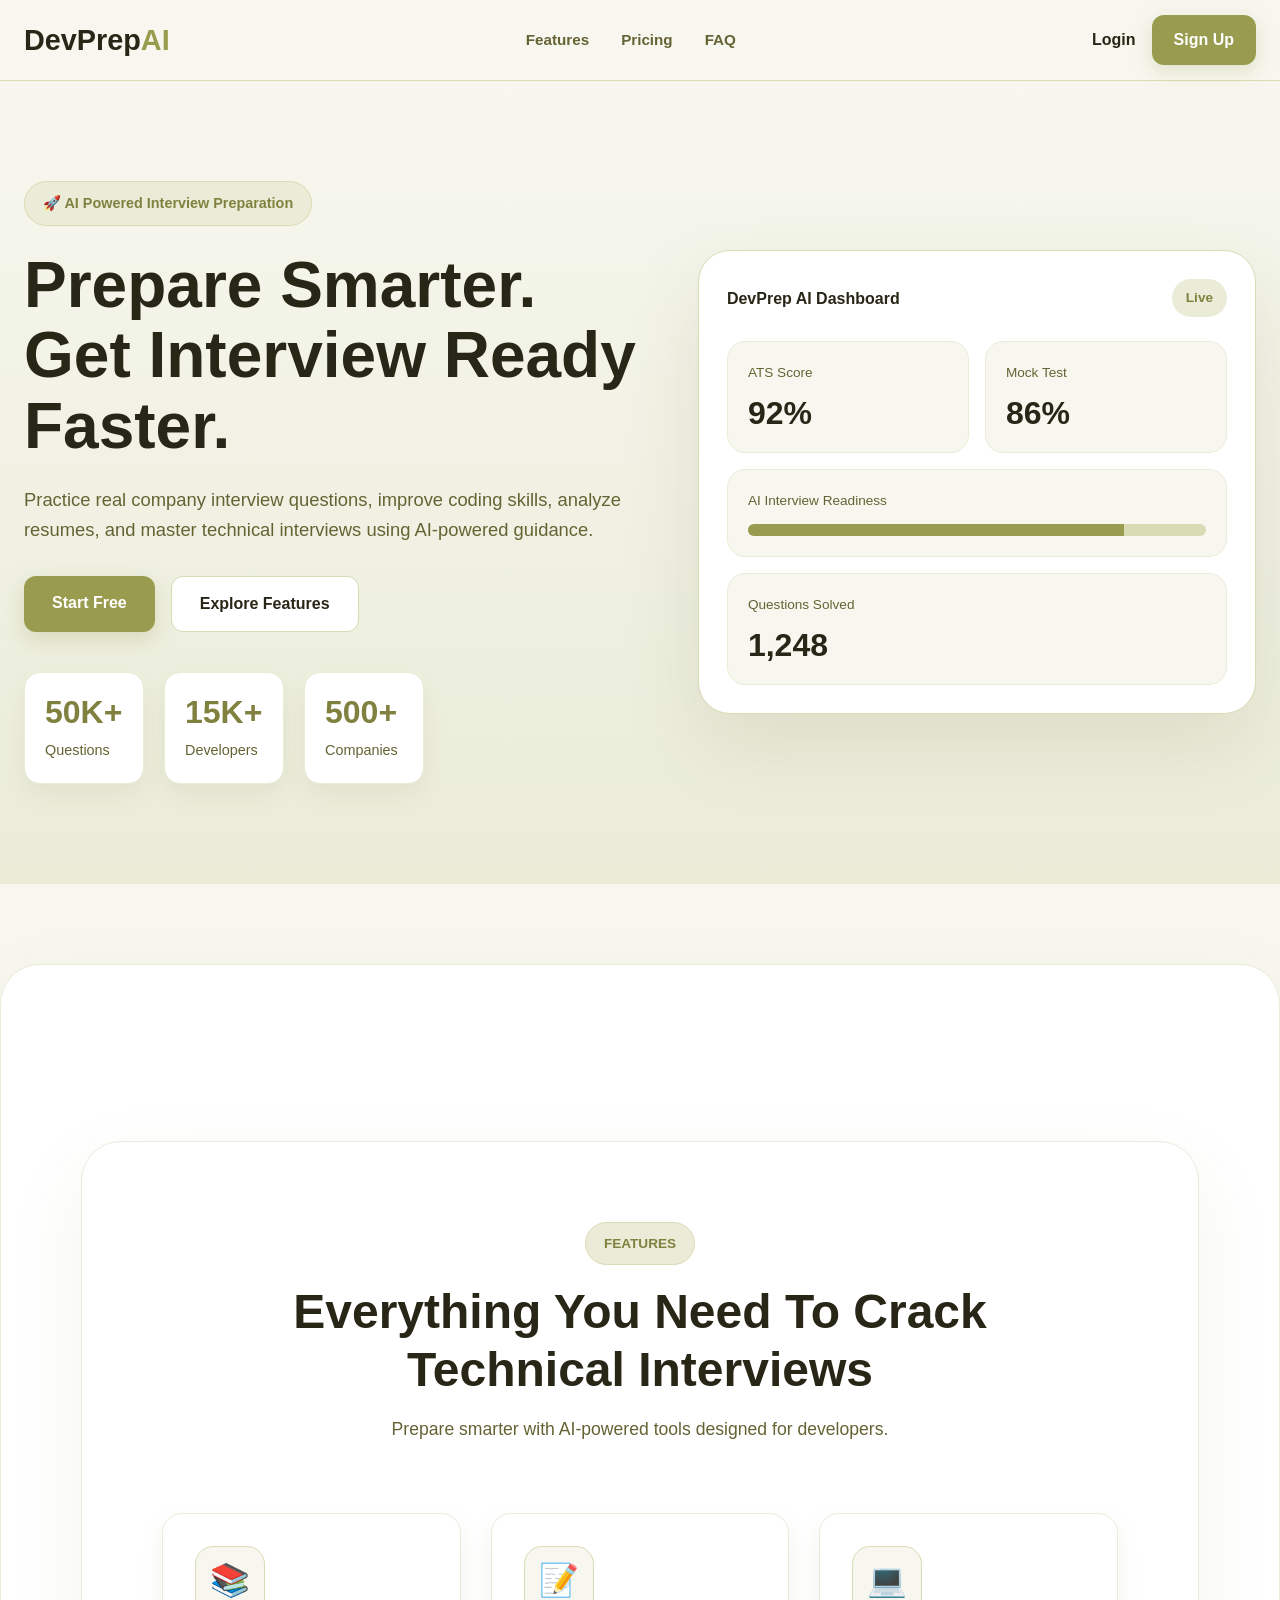
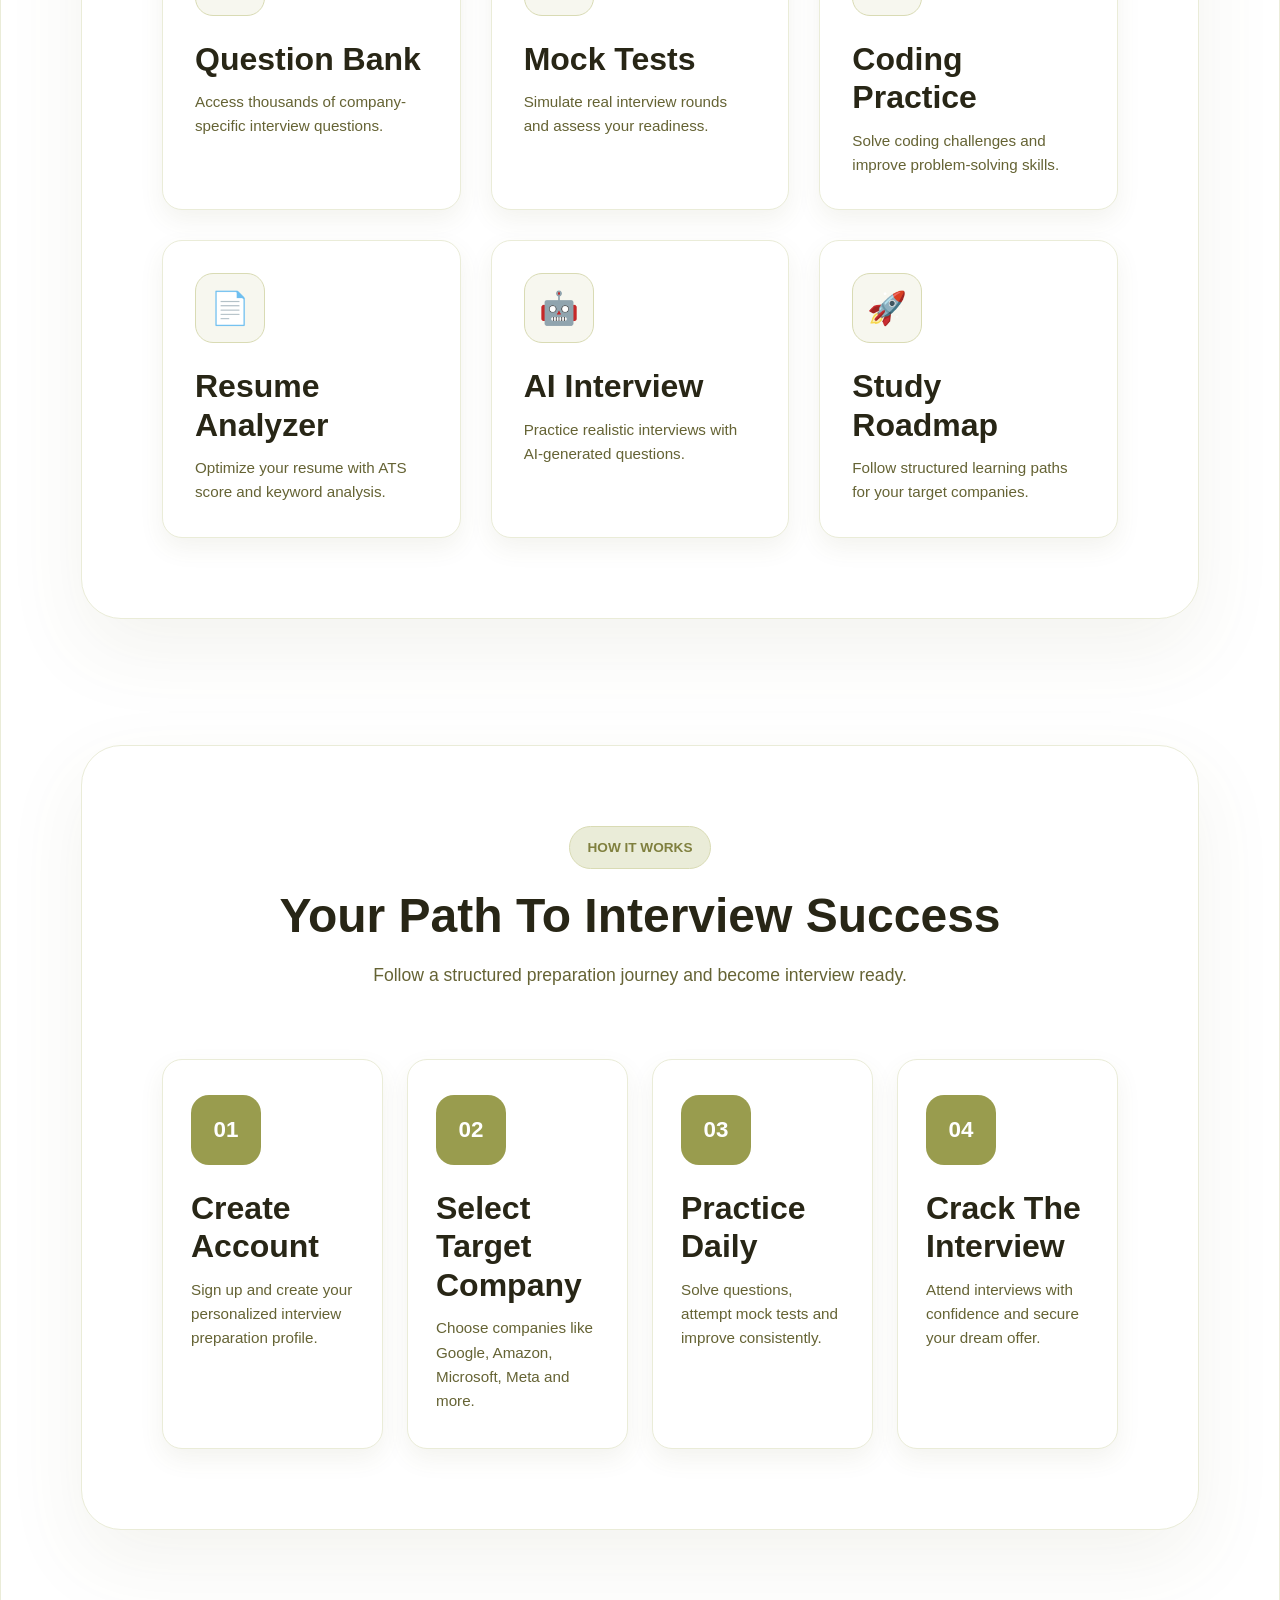
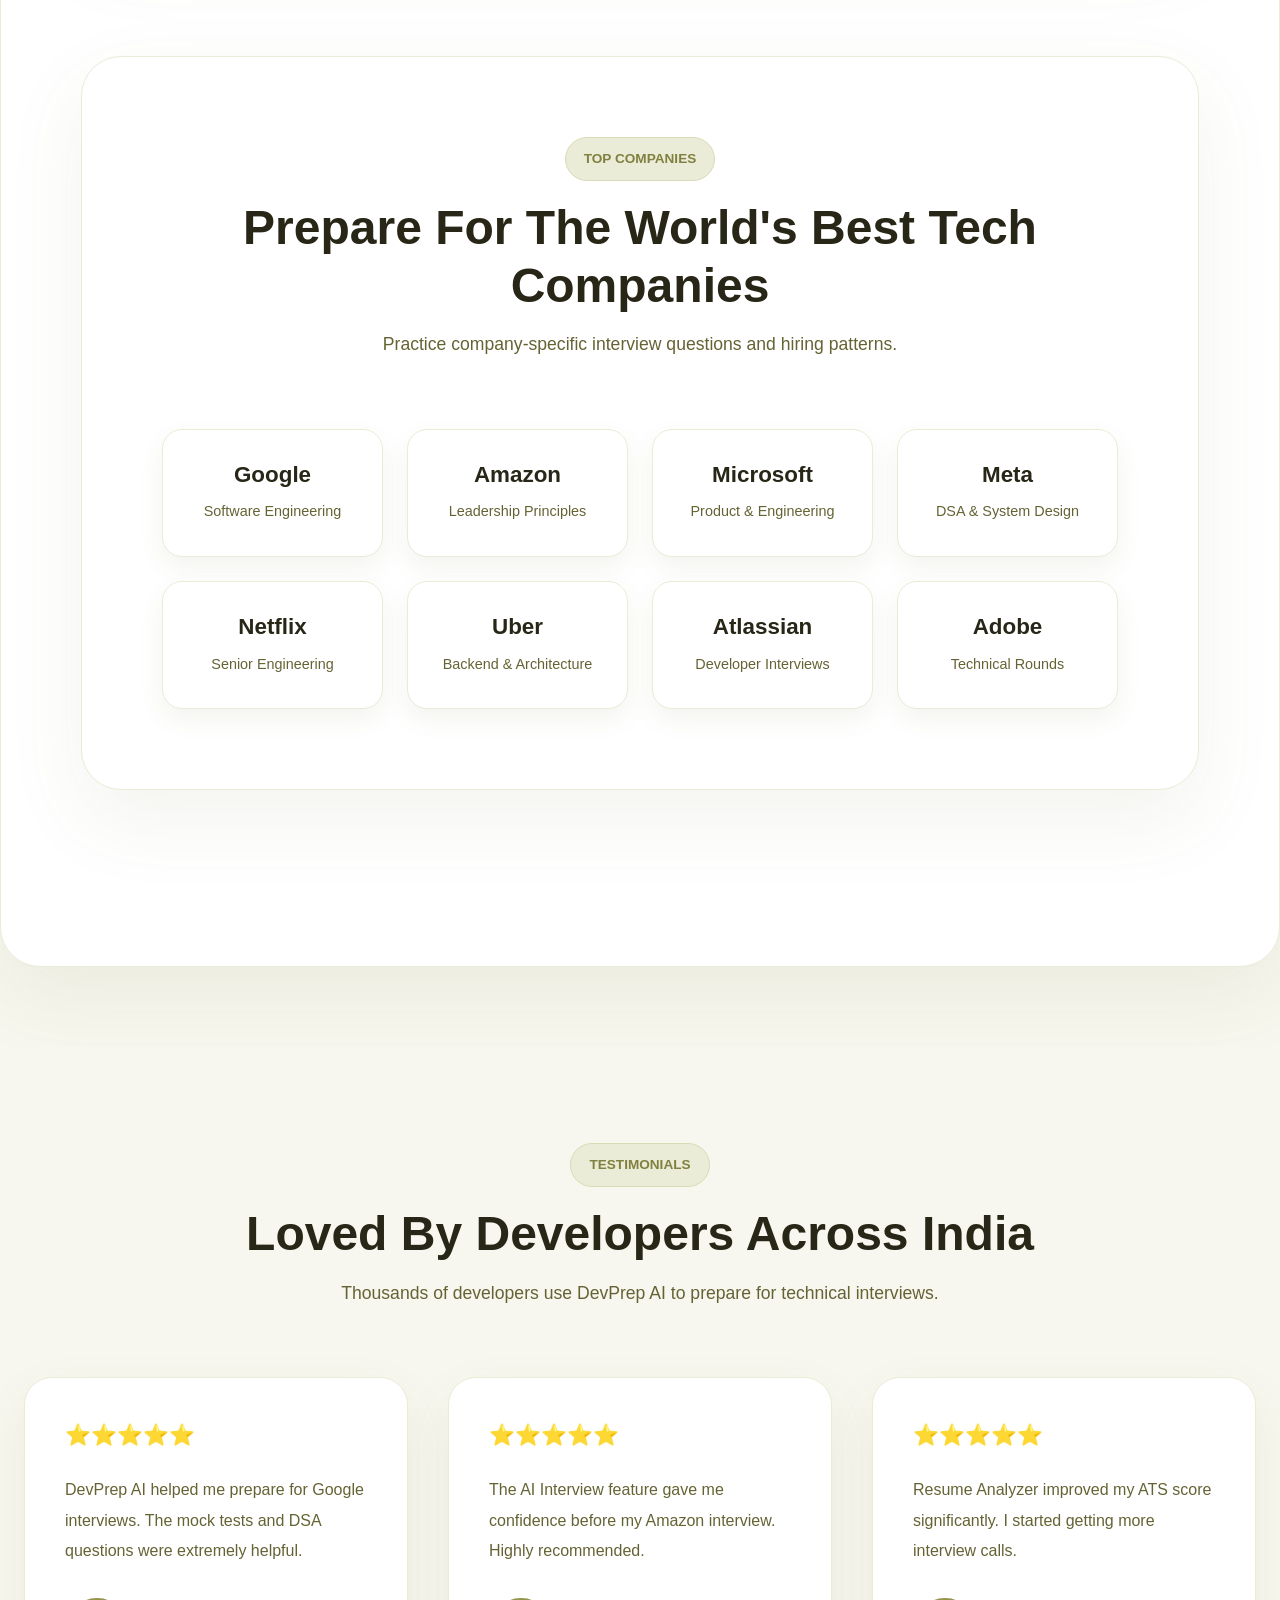
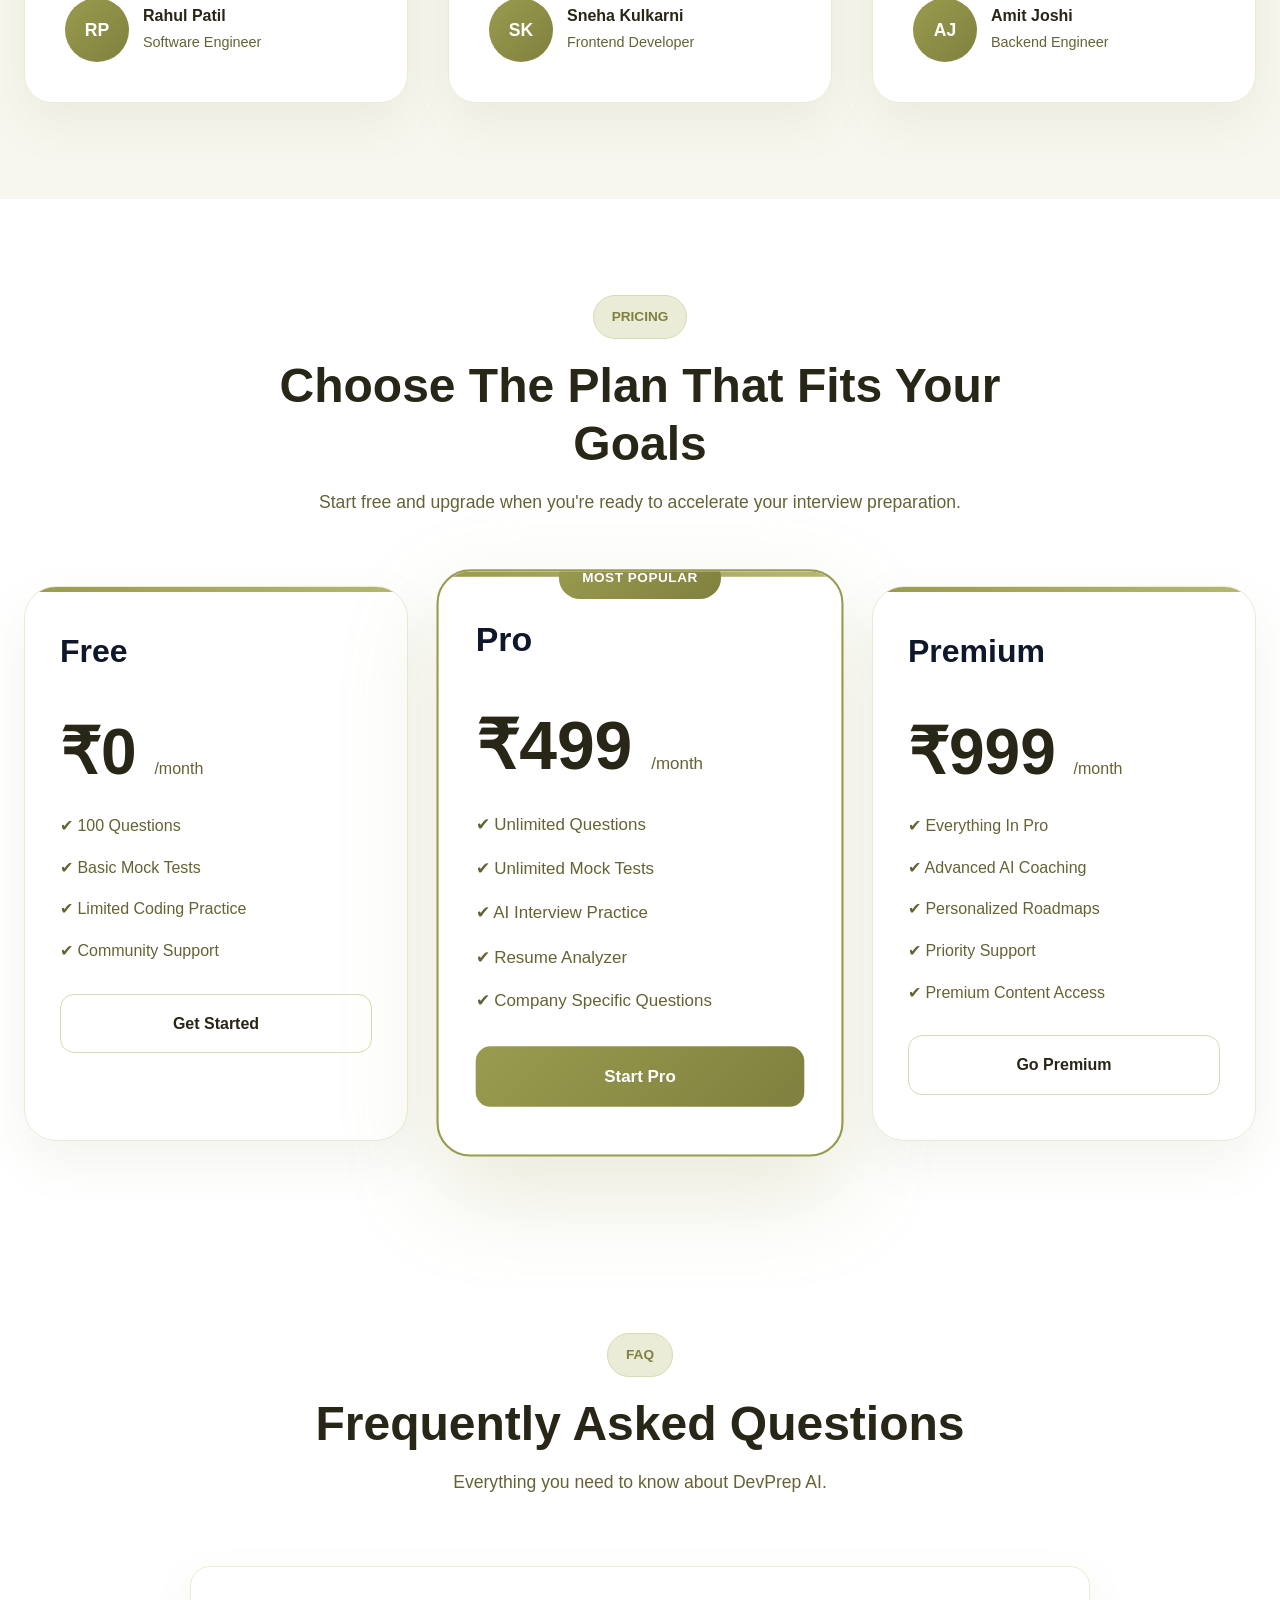
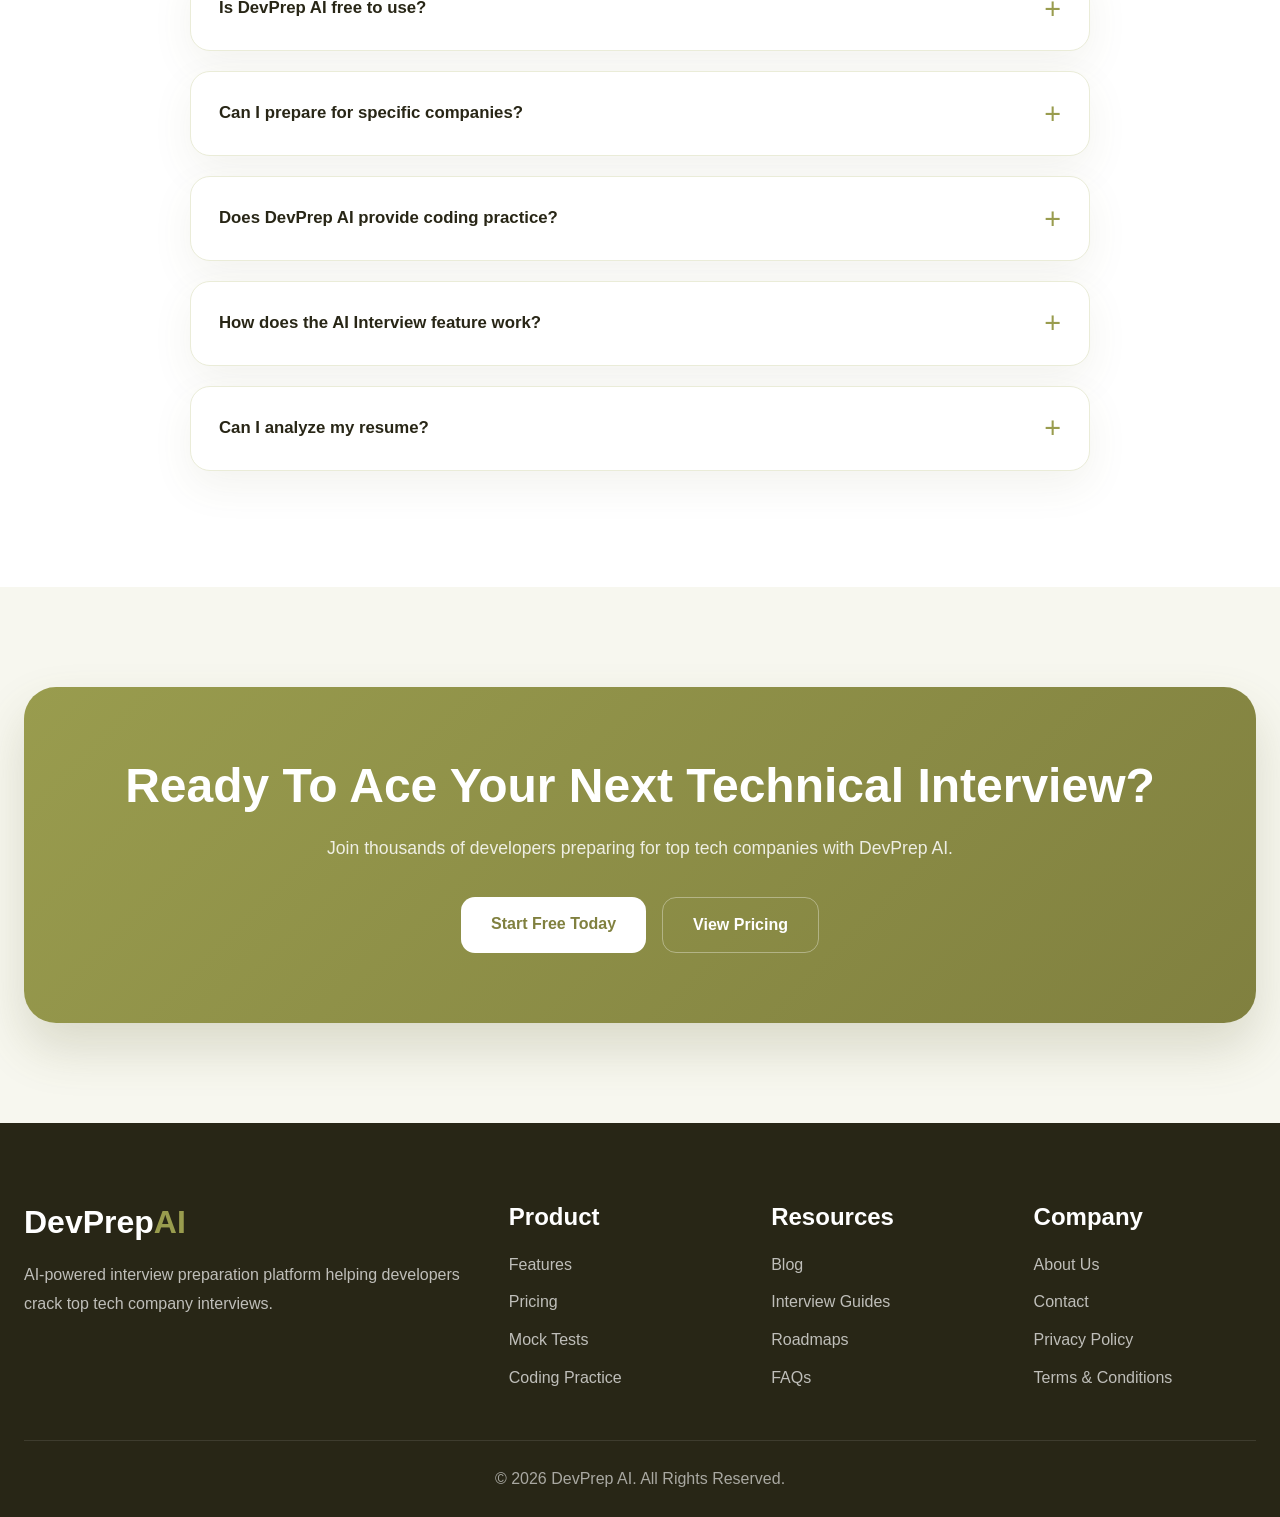
<file: index.html>
<!DOCTYPE html>
<html lang="en">

<head>

    <meta charset="UTF-8">

    <meta name="viewport" content="width=device-width, initial-scale=1.0">

    <title>
        DevPrep AI
    </title>

    <link rel="stylesheet" href="assets/css/global.css">

    <link rel="stylesheet" href="assets/css/landing.css">

</head>

<body>
    <!-- =========================
     NAVBAR START
========================= -->

    <header class="navbar">

        <div class="container">

            <nav class="nav-wrapper">

                <a href="#" class="logo">
                    DevPrep<span>AI</span>
                </a>

                <ul class="nav-menu">

                    <li>
                        <a href="#">Features</a>
                    </li>

                    <li>
                        <a href="#">Pricing</a>
                    </li>

                    <li>
                        <a href="#">FAQ</a>
                    </li>

                </ul>

                <div class="nav-actions">

                    <a href="pages/login.html" class="btn-login">
                        Login
                    </a>

                    <a href="pages/signup.html" class="btn-signup">
                        Sign Up
                    </a>

                </div>

            </nav>

        </div>

    </header>

    <!-- =========================
     NAVBAR END
========================= -->

    <!-- =========================
     HERO SECTION START
========================= -->

    <section class="hero">

        <div class="container">

            <div class="hero-content">

                <div class="hero-left">

                    <span class="hero-badge">
                        🚀 AI Powered Interview Preparation
                    </span>

                    <h1>
                        Prepare Smarter.
                        <br>
                        Get Interview Ready Faster.
                    </h1>

                    <p>
                        Practice real company interview questions,
                        improve coding skills, analyze resumes,
                        and master technical interviews using AI-powered guidance.
                    </p>

                    <div class="hero-buttons">

                        <a href="#" class="hero-btn-primary">
                            Start Free
                        </a>

                        <a href="#" class="hero-btn-secondary">
                            Explore Features
                        </a>

                    </div>

                    <div class="hero-stats">

                        <div class="stat-card">

                            <h3>50K+</h3>

                            <span>Questions</span>

                        </div>

                        <div class="stat-card">

                            <h3>15K+</h3>

                            <span>Developers</span>

                        </div>

                        <div class="stat-card">

                            <h3>500+</h3>

                            <span>Companies</span>

                        </div>

                    </div>

                </div>

                <div class="hero-right">

                    <div class="hero-preview">

                        <div class="preview-header">

                            <span>DevPrep AI Dashboard</span>

                            <div class="preview-status">
                                Live
                            </div>

                        </div>

                        <div class="preview-grid">

                            <div class="preview-card">

                                <span>ATS Score</span>

                                <h3>92%</h3>

                            </div>

                            <div class="preview-card">

                                <span>Mock Test</span>

                                <h3>86%</h3>

                            </div>

                            <div class="preview-card wide">

                                <span>AI Interview Readiness</span>

                                <div class="preview-progress">

                                    <div class="preview-progress-fill"></div>

                                </div>

                            </div>

                            <div class="preview-card wide">

                                <span>Questions Solved</span>

                                <h3>1,248</h3>

                            </div>

                        </div>

                    </div>

                </div>

            </div>

        </div>

    </section>

    <!-- =========================
     HERO SECTION END
========================= -->

<!-- =========================
     PRODUCT SHOWCASE START
========================= -->

<section class="product-showcase">

    <div class="container">

    <!-- =========================
     FEATURES SECTION START
========================= -->

    <section class="features section">

        <div class="container">

            <div class="section-header">

                <span class="section-tag">
                    FEATURES
                </span>

                <h2>
                    Everything You Need To Crack Technical Interviews
                </h2>

                <p>
                    Prepare smarter with AI-powered tools designed for developers.
                </p>

            </div>

            <div class="features-grid">

                <div class="feature-card">

                    <div class="feature-icon">📚</div>

                    <h3>Question Bank</h3>

                    <p>
                        Access thousands of company-specific interview questions.
                    </p>

                </div>

                <div class="feature-card">

                    <div class="feature-icon">📝</div>

                    <h3>Mock Tests</h3>

                    <p>
                        Simulate real interview rounds and assess your readiness.
                    </p>

                </div>

                <div class="feature-card">

                    <div class="feature-icon">💻</div>

                    <h3>Coding Practice</h3>

                    <p>
                        Solve coding challenges and improve problem-solving skills.
                    </p>

                </div>

                <div class="feature-card">

                    <div class="feature-icon">📄</div>

                    <h3>Resume Analyzer</h3>

                    <p>
                        Optimize your resume with ATS score and keyword analysis.
                    </p>

                </div>

                <div class="feature-card">

                    <div class="feature-icon">🤖</div>

                    <h3>AI Interview</h3>

                    <p>
                        Practice realistic interviews with AI-generated questions.
                    </p>

                </div>

                <div class="feature-card">

                    <div class="feature-icon">🚀</div>

                    <h3>Study Roadmap</h3>

                    <p>
                        Follow structured learning paths for your target companies.
                    </p>

                </div>

            </div>

        </div>

    </section>

    <!-- =========================
     FEATURES SECTION END
========================= -->

    <!-- =========================
     HOW IT WORKS START
========================= -->

    <section class="how-it-works section">

        <div class="container">

            <div class="section-header">

                <span class="section-tag">
                    HOW IT WORKS
                </span>

                <h2>
                    Your Path To Interview Success
                </h2>

                <p>
                    Follow a structured preparation journey and become interview ready.
                </p>

            </div>

            <div class="steps-grid">

                <div class="step-card">

                    <div class="step-number">
                        01
                    </div>

                    <h3>Create Account</h3>

                    <p>
                        Sign up and create your personalized interview preparation profile.
                    </p>

                </div>

                <div class="step-card">

                    <div class="step-number">
                        02
                    </div>

                    <h3>Select Target Company</h3>

                    <p>
                        Choose companies like Google, Amazon, Microsoft, Meta and more.
                    </p>

                </div>

                <div class="step-card">

                    <div class="step-number">
                        03
                    </div>

                    <h3>Practice Daily</h3>

                    <p>
                        Solve questions, attempt mock tests and improve consistently.
                    </p>

                </div>

                <div class="step-card">

                    <div class="step-number">
                        04
                    </div>

                    <h3>Crack The Interview</h3>

                    <p>
                        Attend interviews with confidence and secure your dream offer.
                    </p>

                </div>

            </div>

        </div>

    </section>

    <!-- =========================
     HOW IT WORKS END
========================= -->

    <!-- =========================
     TOP COMPANIES START
========================= -->

    <section class="companies section">

        <div class="container">

            <div class="section-header">

                <span class="section-tag">
                    TOP COMPANIES
                </span>

                <h2>
                    Prepare For The World's Best Tech Companies
                </h2>

                <p>
                    Practice company-specific interview questions and hiring patterns.
                </p>

            </div>

            <div class="companies-grid">

                <div class="company-card">
                    <h3>Google</h3>
                    <span>Software Engineering</span>
                </div>

                <div class="company-card">
                    <h3>Amazon</h3>
                    <span>Leadership Principles</span>
                </div>

                <div class="company-card">
                    <h3>Microsoft</h3>
                    <span>Product & Engineering</span>
                </div>

                <div class="company-card">
                    <h3>Meta</h3>
                    <span>DSA & System Design</span>
                </div>

                <div class="company-card">
                    <h3>Netflix</h3>
                    <span>Senior Engineering</span>
                </div>

                <div class="company-card">
                    <h3>Uber</h3>
                    <span>Backend & Architecture</span>
                </div>

                <div class="company-card">
                    <h3>Atlassian</h3>
                    <span>Developer Interviews</span>
                </div>

                <div class="company-card">
                    <h3>Adobe</h3>
                    <span>Technical Rounds</span>
                </div>

            </div>

        </div>

    </section>

    <!-- =========================
     TOP COMPANIES END
========================= -->

    </div>

</section>

<!-- =========================
     PRODUCT SHOWCASE END
========================= -->

    <!-- =========================
     TESTIMONIALS START
========================= -->

    <section class="testimonials section">

        <div class="container">

            <div class="section-header">

                <span class="section-tag">
                    TESTIMONIALS
                </span>

                <h2>
                    Loved By Developers Across India
                </h2>

                <p>
                    Thousands of developers use DevPrep AI to prepare for technical interviews.
                </p>

            </div>

            <div class="testimonials-grid">

                <div class="testimonial-card">

                    <div class="testimonial-rating">
                        ⭐⭐⭐⭐⭐
                    </div>

                    <p class="testimonial-text">
                        DevPrep AI helped me prepare for Google interviews. The mock tests and DSA questions were
                        extremely helpful.
                    </p>

                    <div class="testimonial-user">

                        <div class="user-avatar">
                            RP
                        </div>

                        <div>

                            <h4>Rahul Patil</h4>

                            <span>Software Engineer</span>

                        </div>

                    </div>

                </div>

                <div class="testimonial-card">

                    <div class="testimonial-rating">
                        ⭐⭐⭐⭐⭐
                    </div>

                    <p class="testimonial-text">
                        The AI Interview feature gave me confidence before my Amazon interview. Highly recommended.
                    </p>

                    <div class="testimonial-user">

                        <div class="user-avatar">
                            SK
                        </div>

                        <div>

                            <h4>Sneha Kulkarni</h4>

                            <span>Frontend Developer</span>

                        </div>

                    </div>

                </div>

                <div class="testimonial-card">

                    <div class="testimonial-rating">
                        ⭐⭐⭐⭐⭐
                    </div>

                    <p class="testimonial-text">
                        Resume Analyzer improved my ATS score significantly. I started getting more interview calls.
                    </p>

                    <div class="testimonial-user">

                        <div class="user-avatar">
                            AJ
                        </div>

                        <div>

                            <h4>Amit Joshi</h4>

                            <span>Backend Engineer</span>

                        </div>

                    </div>

                </div>

            </div>

        </div>

    </section>

    <!-- =========================
     TESTIMONIALS END
========================= -->

    <!-- =========================
     PRICING START
========================= -->

    <section class="pricing section">

        <div class="container">

            <div class="section-header">

                <span class="section-tag">
                    PRICING
                </span>

                <h2>
                    Choose The Plan That Fits Your Goals
                </h2>

                <p>
                    Start free and upgrade when you're ready to accelerate your interview preparation.
                </p>

            </div>

            <div class="pricing-grid">

                <!-- FREE -->

                <div class="pricing-card">

                    <h3>Free</h3>

                    <div class="price">
                        ₹0
                        <span>/month</span>
                    </div>

                    <ul class="pricing-features">

                        <li>✔ 100 Questions</li>

                        <li>✔ Basic Mock Tests</li>

                        <li>✔ Limited Coding Practice</li>

                        <li>✔ Community Support</li>

                    </ul>

                    <a href="#" class="pricing-btn">
                        Get Started
                    </a>

                </div>

                <!-- PRO -->

                <div class="pricing-card popular">

                    <div class="popular-badge">
                        MOST POPULAR
                    </div>

                    <h3>Pro</h3>

                    <div class="price">
                        ₹499
                        <span>/month</span>
                    </div>

                    <ul class="pricing-features">

                        <li>✔ Unlimited Questions</li>

                        <li>✔ Unlimited Mock Tests</li>

                        <li>✔ AI Interview Practice</li>

                        <li>✔ Resume Analyzer</li>

                        <li>✔ Company Specific Questions</li>

                    </ul>

                    <a href="#" class="pricing-btn pricing-btn-primary">
                        Start Pro
                    </a>

                </div>

                <!-- PREMIUM -->

                <div class="pricing-card">

                    <h3>Premium</h3>

                    <div class="price">
                        ₹999
                        <span>/month</span>
                    </div>

                    <ul class="pricing-features">

                        <li>✔ Everything In Pro</li>

                        <li>✔ Advanced AI Coaching</li>

                        <li>✔ Personalized Roadmaps</li>

                        <li>✔ Priority Support</li>

                        <li>✔ Premium Content Access</li>

                    </ul>

                    <a href="#" class="pricing-btn">
                        Go Premium
                    </a>

                </div>

            </div>

        </div>

    </section>

    <!-- =========================
     PRICING END
========================= -->

    <!-- =========================
     FAQ START
========================= -->

    <section class="faq section">

        <div class="container">

            <div class="section-header">

                <span class="section-tag">
                    FAQ
                </span>

                <h2>
                    Frequently Asked Questions
                </h2>

                <p>
                    Everything you need to know about DevPrep AI.
                </p>

            </div>

            <div class="faq-container">

                <details class="faq-item">

                    <summary>
                        Is DevPrep AI free to use?
                    </summary>

                    <p>
                        Yes. We offer a free plan that includes access to selected interview questions and mock tests.
                    </p>

                </details>

                <details class="faq-item">

                    <summary>
                        Can I prepare for specific companies?
                    </summary>

                    <p>
                        Yes. You can practice company-specific questions for Google, Amazon, Microsoft, Meta, Atlassian
                        and many more.
                    </p>

                </details>

                <details class="faq-item">

                    <summary>
                        Does DevPrep AI provide coding practice?
                    </summary>

                    <p>
                        Absolutely. You can solve coding problems, review solutions, and improve your problem-solving
                        skills.
                    </p>

                </details>

                <details class="faq-item">

                    <summary>
                        How does the AI Interview feature work?
                    </summary>

                    <p>
                        The AI Interviewer simulates real interview conversations and provides feedback on your
                        responses.
                    </p>

                </details>

                <details class="faq-item">

                    <summary>
                        Can I analyze my resume?
                    </summary>

                    <p>
                        Yes. Our Resume Analyzer provides ATS scores, keyword suggestions, and improvement
                        recommendations.
                    </p>

                </details>

            </div>

        </div>

    </section>

    <!-- =========================
     FAQ END
========================= -->

    <!-- =========================
     CTA BANNER START
========================= -->

    <section class="cta-section">

        <div class="container">

            <div class="cta-banner">

                <h2>
                    Ready To Ace Your Next Technical Interview?
                </h2>

                <p>
                    Join thousands of developers preparing for top tech companies with DevPrep AI.
                </p>

                <div class="cta-buttons">

                    <a href="pages/signup.html" class="cta-primary-btn">
                        Start Free Today
                    </a>

                    <a href="#pricing" class="cta-secondary-btn">
                        View Pricing
                    </a>

                </div>

            </div>

        </div>

    </section>

    <!-- =========================
     CTA BANNER END
========================= -->

    <!-- =========================
     FOOTER START
========================= -->

    <footer class="footer">

        <div class="container">

            <div class="footer-grid">

                <!-- Column 1 -->

                <div class="footer-column">

                    <h3 class="footer-logo">
                        DevPrep<span>AI</span>
                    </h3>

                    <p>
                        AI-powered interview preparation platform helping developers crack top tech company interviews.
                    </p>

                </div>

                <!-- Column 2 -->

                <div class="footer-column">

                    <h4>
                        Product
                    </h4>

                    <ul>

                        <li>
                            <a href="#">
                                Features
                            </a>
                        </li>

                        <li>
                            <a href="#">
                                Pricing
                            </a>
                        </li>

                        <li>
                            <a href="#">
                                Mock Tests
                            </a>
                        </li>

                        <li>
                            <a href="#">
                                Coding Practice
                            </a>
                        </li>

                    </ul>

                </div>

                <!-- Column 3 -->

                <div class="footer-column">

                    <h4>
                        Resources
                    </h4>

                    <ul>

                        <li>
                            <a href="#">
                                Blog
                            </a>
                        </li>

                        <li>
                            <a href="#">
                                Interview Guides
                            </a>
                        </li>

                        <li>
                            <a href="#">
                                Roadmaps
                            </a>
                        </li>

                        <li>
                            <a href="#">
                                FAQs
                            </a>
                        </li>

                    </ul>

                </div>

                <!-- Column 4 -->

                <div class="footer-column">

                    <h4>
                        Company
                    </h4>

                    <ul>

                        <li>
                            <a href="#">
                                About Us
                            </a>
                        </li>

                        <li>
                            <a href="#">
                                Contact
                            </a>
                        </li>

                        <li>
                            <a href="#">
                                Privacy Policy
                            </a>
                        </li>

                        <li>
                            <a href="#">
                                Terms & Conditions
                            </a>
                        </li>

                    </ul>

                </div>

            </div>

            <div class="footer-bottom">

                <p>
                    © 2026 DevPrep AI. All Rights Reserved.
                </p>

            </div>

        </div>

    </footer>

    <!-- =========================
     FOOTER END
========================= -->

</body>

</html>
</file>
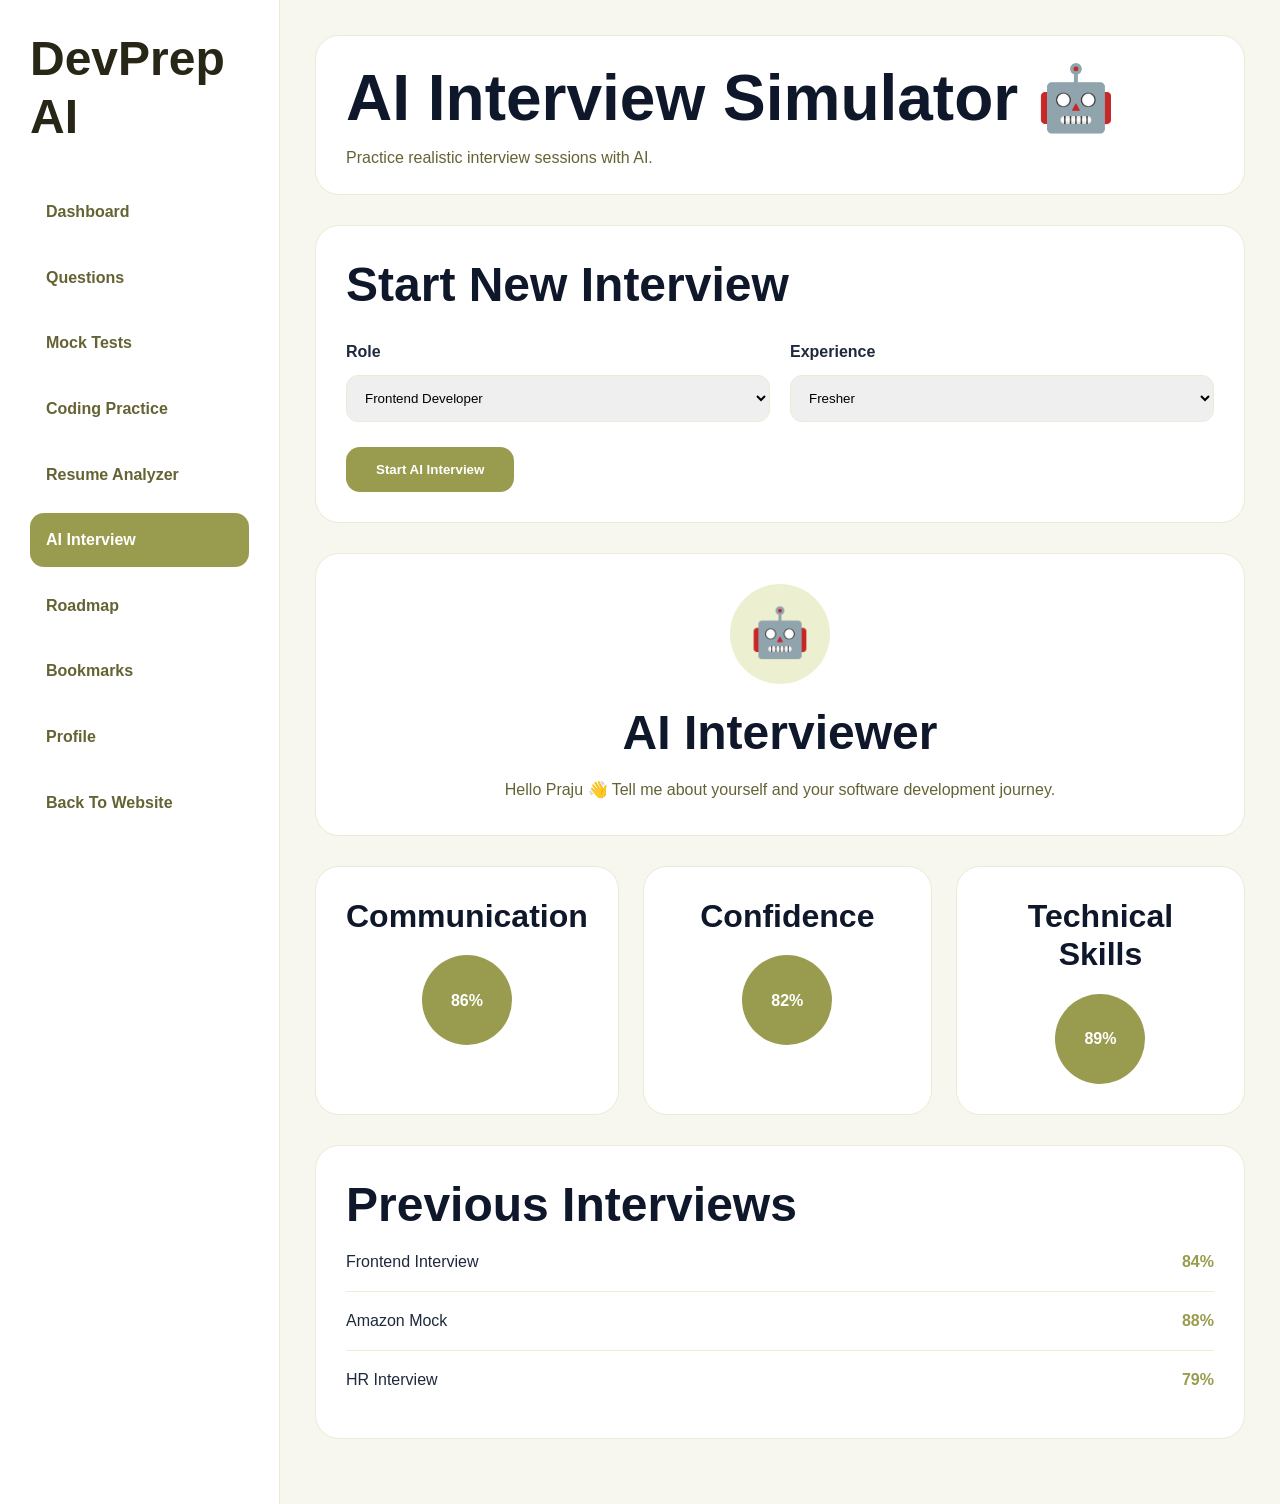
<file: pages/ai-interview.html>
<!DOCTYPE html>
<html lang="en">

<head>

    <meta charset="UTF-8">

    <meta name="viewport"
          content="width=device-width, initial-scale=1.0">

    <title>AI Interview | DevPrep AI</title>

    <link rel="stylesheet"
          href="../assets/css/global.css">

    <link rel="stylesheet"
          href="../assets/css/dashboard.css">

    <link rel="stylesheet"
          href="../assets/css/ai-interview.css">

</head>

<body>

<div class="dashboard-layout">

    <!-- SIDEBAR -->

    <aside class="sidebar">

        <div class="sidebar-logo">

            <h2>DevPrep AI</h2>

        </div>

        <nav class="sidebar-menu">

            <a href="dashboard.html">Dashboard</a>

            <a href="question-bank.html">Questions</a>

            <a href="mock-tests.html">Mock Tests</a>

            <a href="coding-practice.html">Coding Practice</a>

            <a href="resume-analyzer.html">Resume Analyzer</a>

            <a href="ai-interview.html"
               class="active">
                AI Interview
            </a>

            <a href="#">Roadmap</a>

            <a href="#">Bookmarks</a>

            <a href="#">Profile</a>

            <a href="../index.html">
                Back To Website
            </a>

        </nav>

    </aside>

    <!-- MAIN -->

    <main class="dashboard-main">

        <header class="dashboard-header">

            <div>

                <h1>AI Interview Simulator 🤖</h1>

                <p>
                    Practice realistic interview sessions with AI.
                </p>

            </div>

        </header>

        <!-- INTERVIEW SETUP -->

        <div class="setup-card">

            <h2>Start New Interview</h2>

            <div class="setup-grid">

                <div>

                    <label>Role</label>

                    <select>

                        <option>Frontend Developer</option>

                        <option>Backend Developer</option>

                        <option>Full Stack Developer</option>

                        <option>Software Engineer</option>

                    </select>

                </div>

                <div>

                    <label>Experience</label>

                    <select>

                        <option>Fresher</option>

                        <option>1-3 Years</option>

                        <option>3-5 Years</option>

                        <option>5+ Years</option>

                    </select>

                </div>

            </div>

            <button class="start-interview-btn">

                Start AI Interview

            </button>

        </div>

        <!-- AI INTERVIEWER -->

        <div class="ai-card">

            <div class="ai-avatar">

                🤖

            </div>

            <h2>AI Interviewer</h2>

            <p>

                Hello Praju 👋

                Tell me about yourself and your software development journey.

            </p>

        </div>

        <!-- ANALYTICS -->

        <div class="analytics-grid-ai">

            <div class="analytics-card-ai">

                <h3>Communication</h3>

                <div class="score-circle">
                    86%
                </div>

            </div>

            <div class="analytics-card-ai">

                <h3>Confidence</h3>

                <div class="score-circle">
                    82%
                </div>

            </div>

            <div class="analytics-card-ai">

                <h3>Technical Skills</h3>

                <div class="score-circle">
                    89%
                </div>

            </div>

        </div>

        <!-- PREVIOUS INTERVIEWS -->

        <div class="history-card">

            <h2>Previous Interviews</h2>

            <div class="history-item">

                <span>
                    Frontend Interview
                </span>

                <strong>
                    84%
                </strong>

            </div>

            <div class="history-item">

                <span>
                    Amazon Mock
                </span>

                <strong>
                    88%
                </strong>

            </div>

            <div class="history-item">

                <span>
                    HR Interview
                </span>

                <strong>
                    79%
                </strong>

            </div>

        </div>

    </main>

</div>

</body>

</html>
</file>
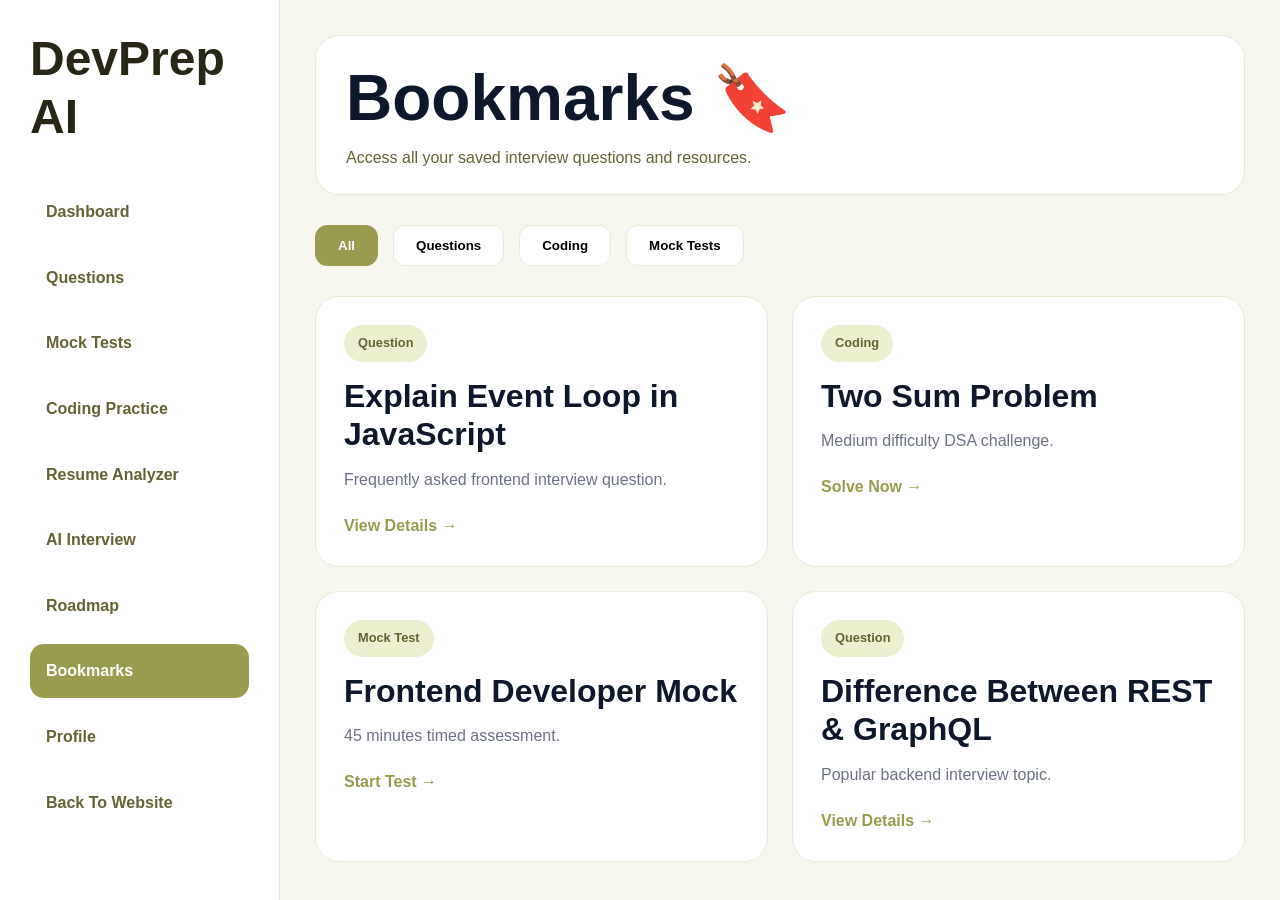
<file: pages/bookmarks.html>
<!DOCTYPE html>
<html lang="en">

<head>

    <meta charset="UTF-8">

    <meta name="viewport"
          content="width=device-width, initial-scale=1.0">

    <title>Bookmarks | DevPrep AI</title>

    <link rel="stylesheet"
          href="../assets/css/global.css">

    <link rel="stylesheet"
          href="../assets/css/dashboard.css">

    <link rel="stylesheet"
          href="../assets/css/bookmarks.css">

</head>

<body>

<div class="dashboard-layout">

    <!-- SIDEBAR -->

    <aside class="sidebar">

        <div class="sidebar-logo">

            <h2>DevPrep AI</h2>

        </div>

        <nav class="sidebar-menu">

            <a href="dashboard.html">Dashboard</a>

            <a href="question-bank.html">Questions</a>

            <a href="mock-tests.html">Mock Tests</a>

            <a href="coding-practice.html">Coding Practice</a>

            <a href="resume-analyzer.html">Resume Analyzer</a>

            <a href="ai-interview.html">AI Interview</a>

            <a href="roadmap.html">Roadmap</a>

            <a href="bookmarks.html" class="active">
                Bookmarks
            </a>

            <a href="#">Profile</a>

            <a href="../index.html">
                Back To Website
            </a>

        </nav>

    </aside>

    <!-- MAIN -->

    <main class="dashboard-main">

        <header class="dashboard-header">

            <div>

                <h1>Bookmarks 🔖</h1>

                <p>
                    Access all your saved interview questions and resources.
                </p>

            </div>

        </header>

        <!-- FILTERS -->

        <div class="bookmark-filters">

            <button class="active">
                All
            </button>

            <button>
                Questions
            </button>

            <button>
                Coding
            </button>

            <button>
                Mock Tests
            </button>

        </div>

        <!-- BOOKMARK CARDS -->

        <div class="bookmarks-grid">

            <div class="bookmark-card">

                <span class="bookmark-type">
                    Question
                </span>

                <h3>
                    Explain Event Loop in JavaScript
                </h3>

                <p>
                    Frequently asked frontend interview question.
                </p>

                <a href="#">
                    View Details →
                </a>

            </div>

            <div class="bookmark-card">

                <span class="bookmark-type">
                    Coding
                </span>

                <h3>
                    Two Sum Problem
                </h3>

                <p>
                    Medium difficulty DSA challenge.
                </p>

                <a href="#">
                    Solve Now →
                </a>

            </div>

            <div class="bookmark-card">

                <span class="bookmark-type">
                    Mock Test
                </span>

                <h3>
                    Frontend Developer Mock
                </h3>

                <p>
                    45 minutes timed assessment.
                </p>

                <a href="#">
                    Start Test →
                </a>

            </div>

            <div class="bookmark-card">

                <span class="bookmark-type">
                    Question
                </span>

                <h3>
                    Difference Between REST & GraphQL
                </h3>

                <p>
                    Popular backend interview topic.
                </p>

                <a href="#">
                    View Details →
                </a>

            </div>

        </div>

    </main>

</div>

</body>

</html>
</file>
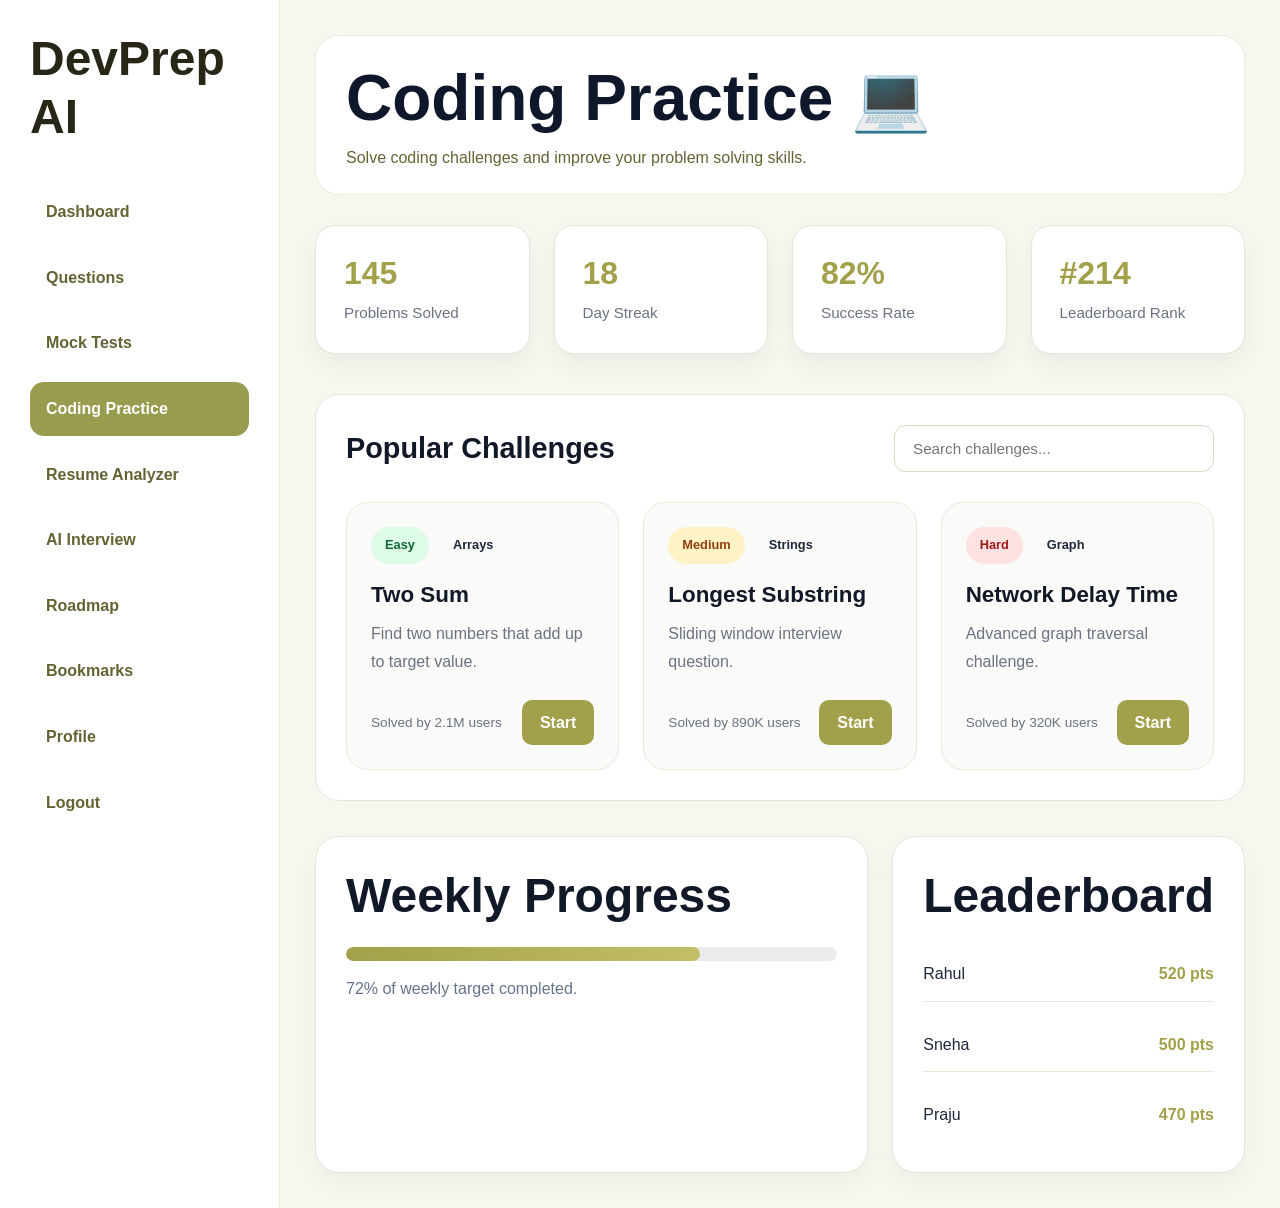
<file: pages/coding-practice.html>
<!DOCTYPE html>
<html lang="en">

<head>

    <meta charset="UTF-8">

    <meta name="viewport" content="width=device-width, initial-scale=1.0">

    <title>Coding Practice | DevPrep AI</title>

    <link rel="stylesheet" href="../assets/css/global.css">
    <link rel="stylesheet" href="../assets/css/dashboard.css">
    <link rel="stylesheet" href="../assets/css/coding-practice.css">

</head>

<body>

    <div class="dashboard-layout">

        <!-- Sidebar -->

        <aside class="sidebar">

            <div class="sidebar-logo">
                <h2>DevPrep AI</h2>
            </div>

            <nav class="sidebar-menu">

                <a href="dashboard.html">Dashboard</a>

                <a href="question-bank.html">Questions</a>

                <a href="mock-tests.html">Mock Tests</a>

                <a href="coding-practice.html" class="active">
                    Coding Practice
                </a>

                <a href="#">Resume Analyzer</a>

                <a href="#">AI Interview</a>

                <a href="#">Roadmap</a>

                <a href="#">Bookmarks</a>

                <a href="#">Profile</a>

                <a href="#">Logout</a>

            </nav>

        </aside>

        <!-- Main -->

        <main class="dashboard-main">

            <!-- Header -->

            <header class="dashboard-header">

                <div>

                    <h1>Coding Practice 💻</h1>

                    <p>
                        Solve coding challenges and improve your problem solving skills.
                    </p>

                </div>

            </header>

            <!-- Stats -->

            <section class="coding-stats">

                <div class="stat-card">

                    <h3>145</h3>

                    <p>Problems Solved</p>

                </div>

                <div class="stat-card">

                    <h3>18</h3>

                    <p>Day Streak</p>

                </div>

                <div class="stat-card">

                    <h3>82%</h3>

                    <p>Success Rate</p>

                </div>

                <div class="stat-card">

                    <h3>#214</h3>

                    <p>Leaderboard Rank</p>

                </div>

            </section>

            <!-- Coding Challenges -->

            <section class="coding-section">

                <div class="section-top">

                    <h2>Popular Challenges</h2>

                    <input
                        type="text"
                        placeholder="Search challenges..."
                    >

                </div>

                <div class="challenge-grid">

                    <!-- Card -->

                    <div class="challenge-card">

                        <div class="challenge-tags">

                            <span class="easy">
                                Easy
                            </span>

                            <span>
                                Arrays
                            </span>

                        </div>

                        <h3>Two Sum</h3>

                        <p>
                            Find two numbers that add up to target value.
                        </p>

                        <div class="challenge-footer">

                            <span>
                                Solved by 2.1M users
                            </span>

                            <a href="#">
                                Start
                            </a>

                        </div>

                    </div>

                    <!-- Card -->

                    <div class="challenge-card">

                        <div class="challenge-tags">

                            <span class="medium">
                                Medium
                            </span>

                            <span>
                                Strings
                            </span>

                        </div>

                        <h3>Longest Substring</h3>

                        <p>
                            Sliding window interview question.
                        </p>

                        <div class="challenge-footer">

                            <span>
                                Solved by 890K users
                            </span>

                            <a href="#">
                                Start
                            </a>

                        </div>

                    </div>

                    <!-- Card -->

                    <div class="challenge-card">

                        <div class="challenge-tags">

                            <span class="hard">
                                Hard
                            </span>

                            <span>
                                Graph
                            </span>

                        </div>

                        <h3>Network Delay Time</h3>

                        <p>
                            Advanced graph traversal challenge.
                        </p>

                        <div class="challenge-footer">

                            <span>
                                Solved by 320K users
                            </span>

                            <a href="#">
                                Start
                            </a>

                        </div>

                    </div>

                </div>

            </section>

            <!-- Progress -->

            <section class="progress-section">

                <div class="progress-card">

                    <h2>Weekly Progress</h2>

                    <div class="progress-bar">

                        <div class="progress-fill"></div>

                    </div>

                    <p>
                        72% of weekly target completed.
                    </p>

                </div>

                <div class="leaderboard-card">

                    <h2>Leaderboard</h2>

                    <ul>

                        <li>
                            <span>Rahul</span>
                            <strong>520 pts</strong>
                        </li>

                        <li>
                            <span>Sneha</span>
                            <strong>500 pts</strong>
                        </li>

                        <li>
                            <span>Praju</span>
                            <strong>470 pts</strong>
                        </li>

                    </ul>

                </div>

            </section>

        </main>

    </div>

</body>

</html>
</file>
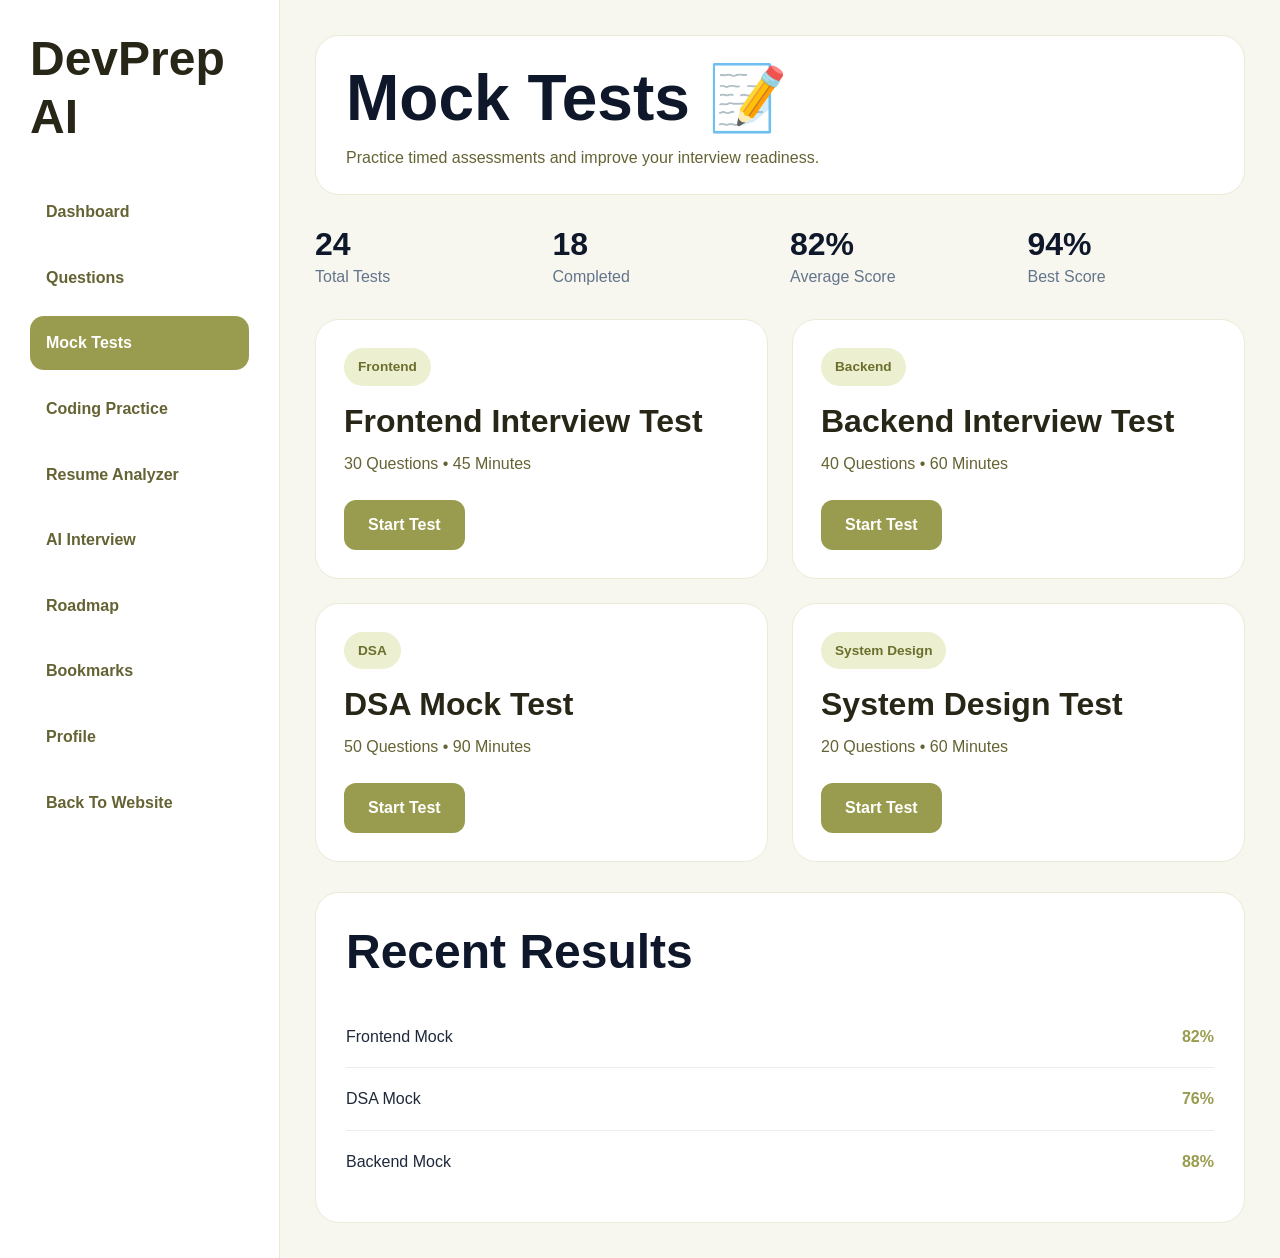
<file: pages/mock-tests.html>
<!DOCTYPE html>
<html lang="en">

<head>

    <meta charset="UTF-8">

    <meta name="viewport"
          content="width=device-width, initial-scale=1.0">

    <title>Mock Tests | DevPrep AI</title>

    <link rel="stylesheet"
          href="../assets/css/global.css">

    <link rel="stylesheet"
          href="../assets/css/dashboard.css">

    <link rel="stylesheet"
          href="../assets/css/mock-tests.css">

</head>

<body>

<div class="dashboard-layout">

    <!-- SIDEBAR -->

    <aside class="sidebar">

        <div class="sidebar-logo">
            <h2>DevPrep AI</h2>
        </div>

        <nav class="sidebar-menu">

            <a href="dashboard.html">Dashboard</a>

            <a href="question-bank.html">Questions</a>

            <a href="mock-tests.html"
               class="active">
                Mock Tests
            </a>

            <a href="#">Coding Practice</a>

            <a href="#">Resume Analyzer</a>

            <a href="#">AI Interview</a>

            <a href="#">Roadmap</a>

            <a href="#">Bookmarks</a>

            <a href="#">Profile</a>

            <a href="../index.html">
                Back To Website
            </a>

        </nav>

    </aside>

    <!-- MAIN -->

    <main class="dashboard-main">

        <header class="dashboard-header">

            <div>

                <h1>Mock Tests 📝</h1>

                <p>
                    Practice timed assessments and
                    improve your interview readiness.
                </p>

            </div>

        </header>

        <section class="mock-tests-page">

            <!-- STATS -->

            <div class="mock-stats">

                <div class="stat-card">

                    <h3>24</h3>

                    <p>Total Tests</p>

                </div>

                <div class="stat-card">

                    <h3>18</h3>

                    <p>Completed</p>

                </div>

                <div class="stat-card">

                    <h3>82%</h3>

                    <p>Average Score</p>

                </div>

                <div class="stat-card">

                    <h3>94%</h3>

                    <p>Best Score</p>

                </div>

            </div>

            <!-- TEST CARDS -->

            <div class="tests-grid">

                <div class="test-card">

                    <span class="test-badge">
                        Frontend
                    </span>

                    <h3>
                        Frontend Interview Test
                    </h3>

                    <p>
                        30 Questions • 45 Minutes
                    </p>

                    <a href="#"
                       class="start-btn">
                        Start Test
                    </a>

                </div>

                <div class="test-card">

                    <span class="test-badge">
                        Backend
                    </span>

                    <h3>
                        Backend Interview Test
                    </h3>

                    <p>
                        40 Questions • 60 Minutes
                    </p>

                    <a href="#"
                       class="start-btn">
                        Start Test
                    </a>

                </div>

                <div class="test-card">

                    <span class="test-badge">
                        DSA
                    </span>

                    <h3>
                        DSA Mock Test
                    </h3>

                    <p>
                        50 Questions • 90 Minutes
                    </p>

                    <a href="#"
                       class="start-btn">
                        Start Test
                    </a>

                </div>

                <div class="test-card">

                    <span class="test-badge">
                        System Design
                    </span>

                    <h3>
                        System Design Test
                    </h3>

                    <p>
                        20 Questions • 60 Minutes
                    </p>

                    <a href="#"
                       class="start-btn">
                        Start Test
                    </a>

                </div>

            </div>

            <!-- RECENT RESULTS -->

            <div class="results-card">

                <h2>
                    Recent Results
                </h2>

                <div class="result-item">

                    <span>
                        Frontend Mock
                    </span>

                    <strong>
                        82%
                    </strong>

                </div>

                <div class="result-item">

                    <span>
                        DSA Mock
                    </span>

                    <strong>
                        76%
                    </strong>

                </div>

                <div class="result-item">

                    <span>
                        Backend Mock
                    </span>

                    <strong>
                        88%
                    </strong>

                </div>

            </div>

        </section>

    </main>

</div>

</body>

</html>
</file>
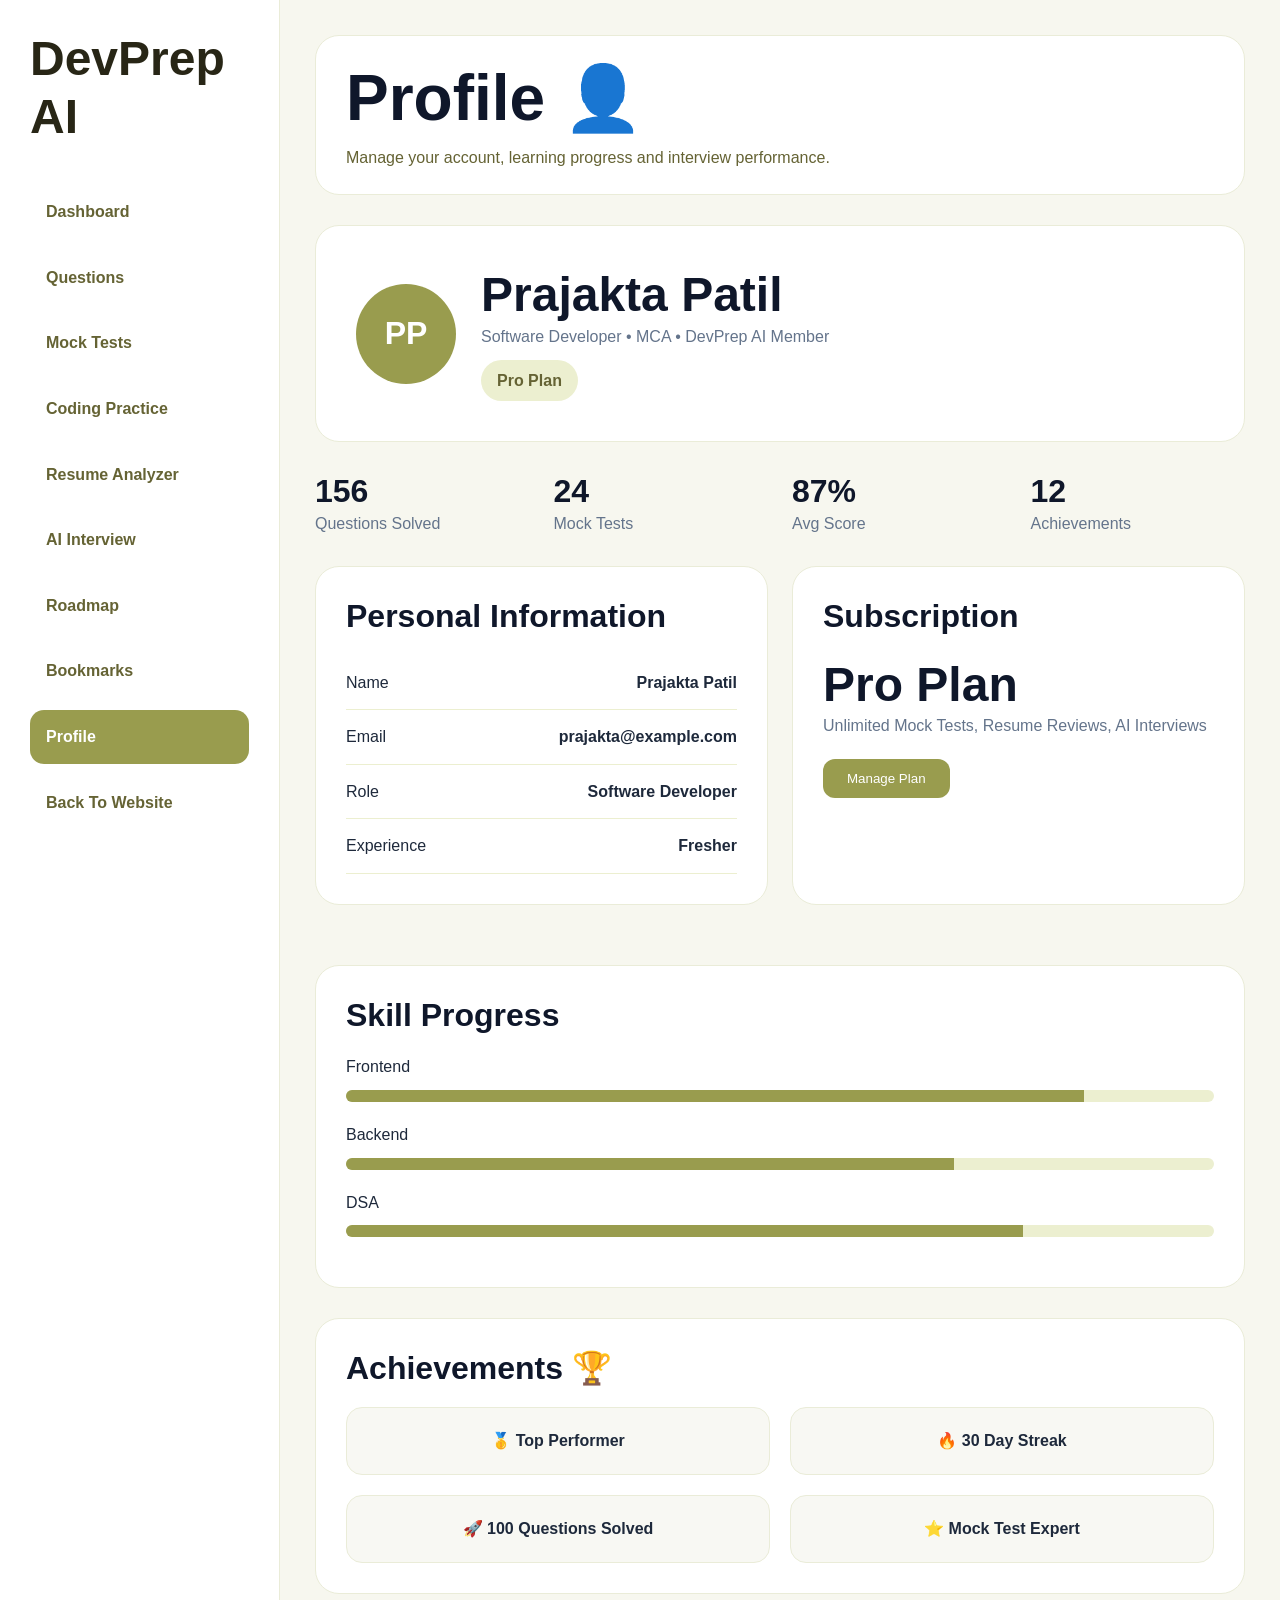
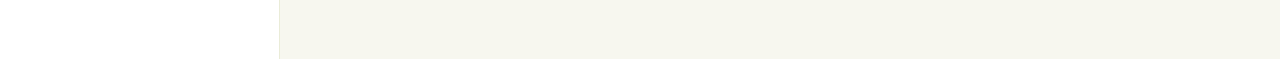
<file: pages/profile.html>
<!DOCTYPE html>
<html lang="en">

<head>

    <meta charset="UTF-8">

    <meta name="viewport"
          content="width=device-width, initial-scale=1.0">

    <title>Profile | DevPrep AI</title>

    <link rel="stylesheet"
          href="../assets/css/global.css">

    <link rel="stylesheet"
          href="../assets/css/dashboard.css">

    <link rel="stylesheet"
          href="../assets/css/profile.css">

</head>

<body>

<div class="dashboard-layout">

    <!-- SIDEBAR -->

    <aside class="sidebar">

        <div class="sidebar-logo">

            <h2>DevPrep AI</h2>

        </div>

        <nav class="sidebar-menu">

            <a href="dashboard.html">Dashboard</a>

            <a href="question-bank.html">Questions</a>

            <a href="mock-tests.html">Mock Tests</a>

            <a href="coding-practice.html">Coding Practice</a>

            <a href="resume-analyzer.html">Resume Analyzer</a>

            <a href="ai-interview.html">AI Interview</a>

            <a href="roadmap.html">Roadmap</a>

            <a href="bookmarks.html">Bookmarks</a>

            <a href="profile.html" class="active">
                Profile
            </a>

            <a href="../index.html">
                Back To Website
            </a>

        </nav>

    </aside>

    <!-- MAIN -->

    <main class="dashboard-main">

        <header class="dashboard-header">

            <div>

                <h1>Profile 👤</h1>

                <p>
                    Manage your account, learning progress and interview performance.
                </p>

            </div>

        </header>

        <!-- PROFILE HERO -->

        <section class="profile-hero">

            <div class="profile-avatar">

                PP

            </div>

            <div>

                <h2>Prajakta Patil</h2>

                <p>Software Developer • MCA • DevPrep AI Member</p>

                <span class="plan-badge">
                    Pro Plan
                </span>

            </div>

        </section>

        <!-- STATS -->

        <section class="profile-stats">

            <div class="stat-card">

                <h3>156</h3>

                <p>Questions Solved</p>

            </div>

            <div class="stat-card">

                <h3>24</h3>

                <p>Mock Tests</p>

            </div>

            <div class="stat-card">

                <h3>87%</h3>

                <p>Avg Score</p>

            </div>

            <div class="stat-card">

                <h3>12</h3>

                <p>Achievements</p>

            </div>

        </section>

        <!-- GRID -->

        <section class="profile-grid">

            <!-- LEFT -->

            <div class="profile-card">

                <h3>Personal Information</h3>

                <div class="info-row">
                    <span>Name</span>
                    <strong>Prajakta Patil</strong>
                </div>

                <div class="info-row">
                    <span>Email</span>
                    <strong>prajakta@example.com</strong>
                </div>

                <div class="info-row">
                    <span>Role</span>
                    <strong>Software Developer</strong>
                </div>

                <div class="info-row">
                    <span>Experience</span>
                    <strong>Fresher</strong>
                </div>

            </div>

            <!-- RIGHT -->

            <div class="profile-card">

                <h3>Subscription</h3>

                <div class="subscription-box">

                    <h2>Pro Plan</h2>

                    <p>
                        Unlimited Mock Tests,
                        Resume Reviews,
                        AI Interviews
                    </p>

                    <button>
                        Manage Plan
                    </button>

                </div>

            </div>

        </section>

        <!-- SKILLS -->

        <section class="profile-card">

            <h3>Skill Progress</h3>

            <div class="skill">

                <span>Frontend</span>

                <div class="bar">
                    <div style="width:85%"></div>
                </div>

            </div>

            <div class="skill">

                <span>Backend</span>

                <div class="bar">
                    <div style="width:70%"></div>
                </div>

            </div>

            <div class="skill">

                <span>DSA</span>

                <div class="bar">
                    <div style="width:78%"></div>
                </div>

            </div>

        </section>

        <!-- ACHIEVEMENTS -->

        <section class="profile-card">

            <h3>Achievements 🏆</h3>

            <div class="achievement-grid">

                <div class="achievement">
                    🥇 Top Performer
                </div>

                <div class="achievement">
                    🔥 30 Day Streak
                </div>

                <div class="achievement">
                    🚀 100 Questions Solved
                </div>

                <div class="achievement">
                    ⭐ Mock Test Expert
                </div>

            </div>

        </section>

    </main>

</div>

</body>

</html>
</file>
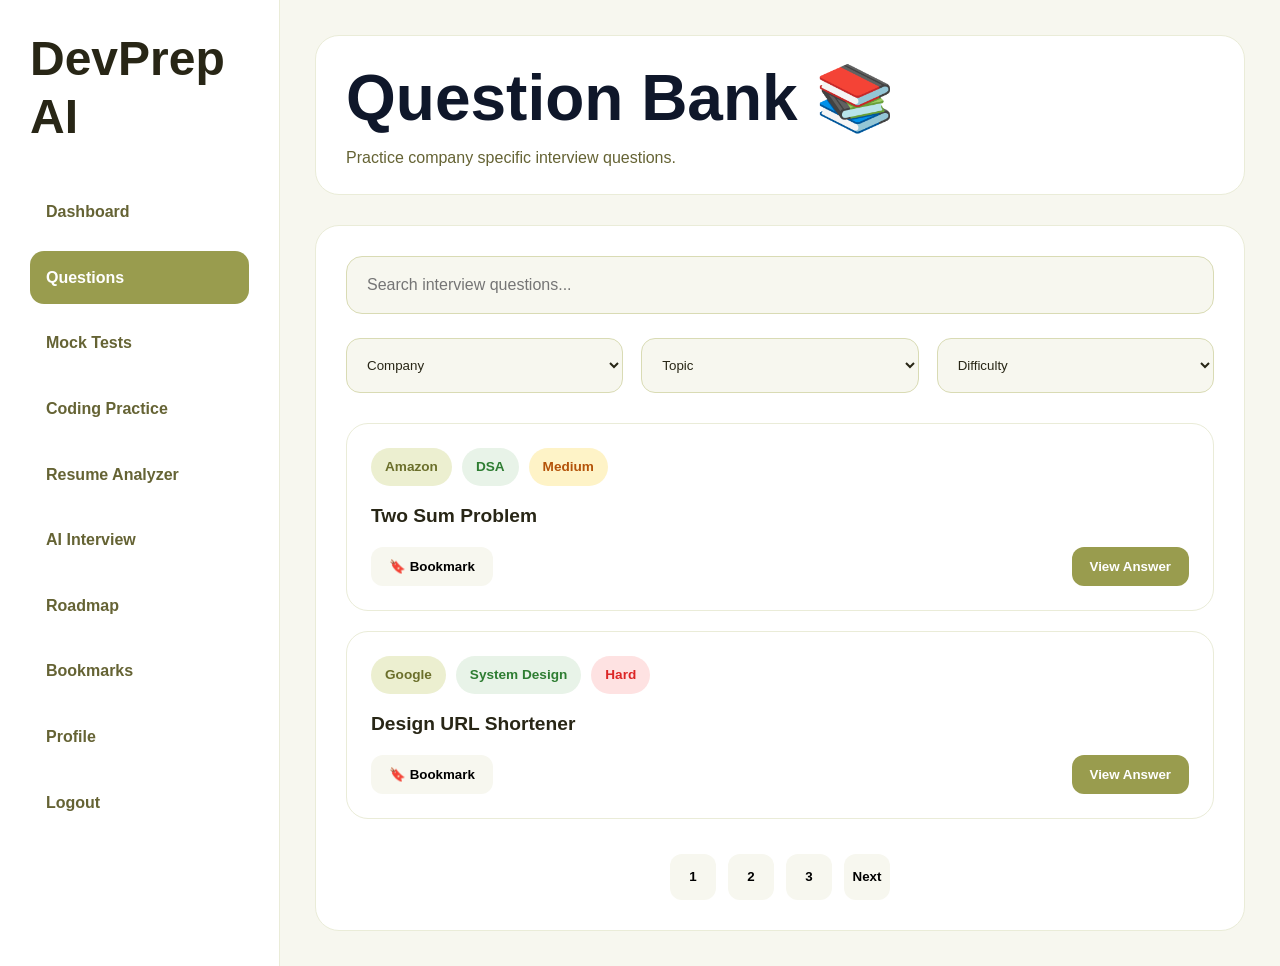
<file: pages/question-bank.html>
<!DOCTYPE html>
<html lang="en">

<head>

    <meta charset="UTF-8">

    <meta name="viewport" content="width=device-width, initial-scale=1.0">

    <title>Question Bank | DevPrep AI</title>

    <link rel="stylesheet" href="../assets/css/global.css">
    <link rel="stylesheet" href="../assets/css/dashboard.css">
    <link rel="stylesheet" href="../assets/css/question-bank.css">

</head>

<body>

    <div class="dashboard-layout">

        <!-- Sidebar -->

        <aside class="sidebar">

            <div class="sidebar-logo">
                <h2>DevPrep AI</h2>
            </div>

            <nav class="sidebar-menu">

                <a href="dashboard.html">Dashboard</a>

                <a href="question-bank.html" class="active">
                    Questions
                </a>

                <a href="#">Mock Tests</a>

                <a href="#">Coding Practice</a>

                <a href="#">Resume Analyzer</a>

                <a href="#">AI Interview</a>

                <a href="#">Roadmap</a>

                <a href="#">Bookmarks</a>

                <a href="#">Profile</a>

                <a href="#">Logout</a>

            </nav>

        </aside>

        <!-- Main -->

        <main class="dashboard-main">

            <header class="dashboard-header">

                <div>

                    <h1>Question Bank 📚</h1>

                    <p>
                        Practice company specific interview questions.
                    </p>

                </div>

            </header>

            <section class="question-bank">

                <!-- Search -->

                <div class="search-section">

                    <input type="text" placeholder="Search interview questions...">

                </div>

                <!-- Filters -->

                <div class="filters">

                    <select>
                        <option>Company</option>
                    </select>

                    <select>
                        <option>Topic</option>
                    </select>

                    <select>
                        <option>Difficulty</option>
                    </select>

                </div>

                <!-- Questions -->

                <div class="questions-list">

                    <!-- Card 1 -->

                    <div class="question-card">

                        <div class="question-tags">

                            <span class="company">
                                Amazon
                            </span>

                            <span class="topic">
                                DSA
                            </span>

                            <span class="difficulty medium">
                                Medium
                            </span>

                        </div>

                        <h3>
                            Two Sum Problem
                        </h3>

                        <div class="question-actions">

                            <button>
                                🔖 Bookmark
                            </button>

                            <button class="view-btn">
                                View Answer
                            </button>

                        </div>

                    </div>

                    <!-- Card 2 -->

                    <div class="question-card">

                        <div class="question-tags">

                            <span class="company">
                                Google
                            </span>

                            <span class="topic">
                                System Design
                            </span>

                            <span class="difficulty hard">
                                Hard
                            </span>

                        </div>

                        <h3>
                            Design URL Shortener
                        </h3>

                        <div class="question-actions">

                            <button>
                                🔖 Bookmark
                            </button>

                            <button class="view-btn">
                                View Answer
                            </button>

                        </div>

                    </div>

                </div>

                <!-- Pagination -->

                <div class="pagination">

                    <button>1</button>

                    <button>2</button>

                    <button>3</button>

                    <button>Next</button>

                </div>

            </section>

        </main>

    </div>

</body>

</html>
</file>
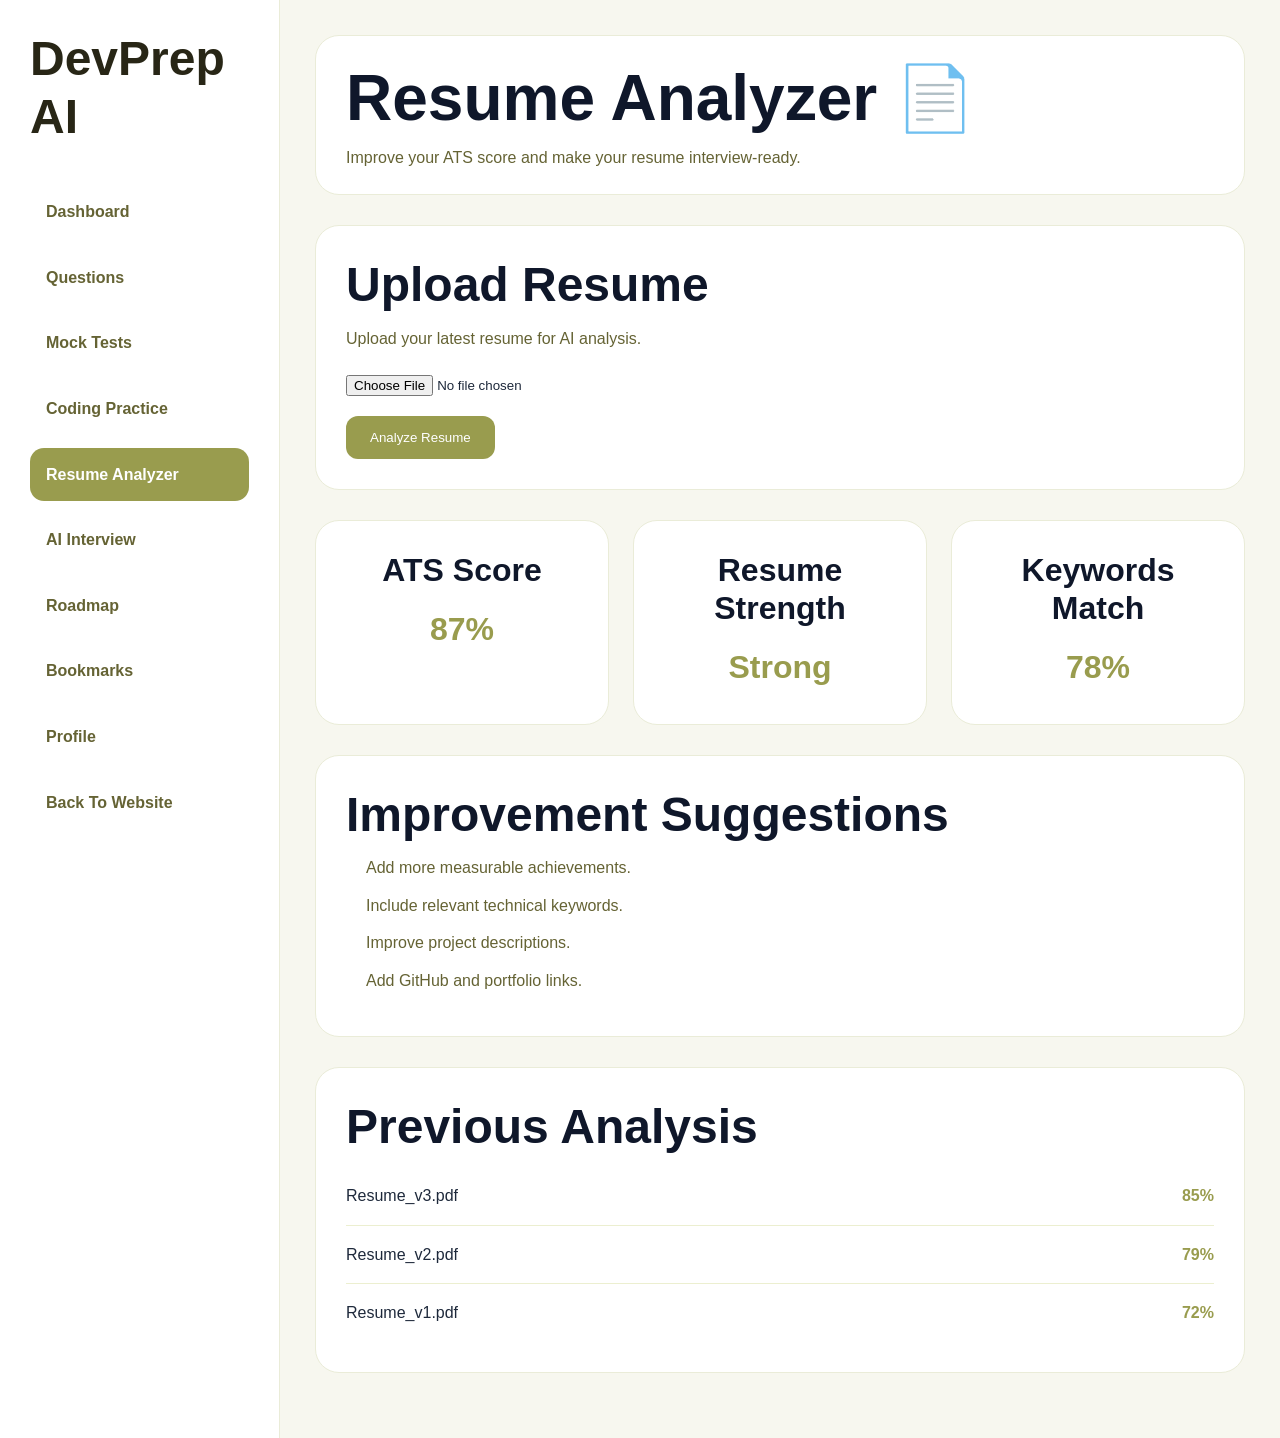
<file: pages/resume-analyzer.html>
<!DOCTYPE html>
<html lang="en">

<head>

    <meta charset="UTF-8">

    <meta name="viewport"
          content="width=device-width, initial-scale=1.0">

    <title>Resume Analyzer | DevPrep AI</title>

    <link rel="stylesheet"
          href="../assets/css/global.css">

    <link rel="stylesheet"
          href="../assets/css/dashboard.css">

    <link rel="stylesheet"
          href="../assets/css/resume-analyzer.css">

</head>

<body>

<div class="dashboard-layout">

    <!-- SIDEBAR -->

    <aside class="sidebar">

        <div class="sidebar-logo">
            <h2>DevPrep AI</h2>
        </div>

        <nav class="sidebar-menu">

            <a href="dashboard.html">Dashboard</a>

            <a href="question-bank.html">Questions</a>

            <a href="mock-tests.html">Mock Tests</a>

            <a href="coding-practice.html">Coding Practice</a>

            <a href="resume-analyzer.html"
               class="active">
                Resume Analyzer
            </a>

            <a href="#">AI Interview</a>

            <a href="#">Roadmap</a>

            <a href="#">Bookmarks</a>

            <a href="#">Profile</a>

            <a href="../index.html">
                Back To Website
            </a>

        </nav>

    </aside>

    <!-- MAIN -->

    <main class="dashboard-main">

        <header class="dashboard-header">

            <div>

                <h1>Resume Analyzer 📄</h1>

                <p>
                    Improve your ATS score and make your resume interview-ready.
                </p>

            </div>

        </header>

        <!-- UPLOAD CARD -->

        <div class="upload-card">

            <h2>Upload Resume</h2>

            <p>
                Upload your latest resume for AI analysis.
            </p>

            <input type="file">

            <button>
                Analyze Resume
            </button>

        </div>

        <!-- SCORE CARDS -->

        <div class="score-grid">

            <div class="score-card">

                <h3>ATS Score</h3>

                <div class="score-value">
                    87%
                </div>

            </div>

            <div class="score-card">

                <h3>Resume Strength</h3>

                <div class="score-value">
                    Strong
                </div>

            </div>

            <div class="score-card">

                <h3>Keywords Match</h3>

                <div class="score-value">
                    78%
                </div>

            </div>

        </div>

        <!-- SUGGESTIONS -->

        <div class="suggestions-card">

            <h2>Improvement Suggestions</h2>

            <ul>

                <li>
                    Add more measurable achievements.
                </li>

                <li>
                    Include relevant technical keywords.
                </li>

                <li>
                    Improve project descriptions.
                </li>

                <li>
                    Add GitHub and portfolio links.
                </li>

            </ul>

        </div>

        <!-- HISTORY -->

        <div class="history-card">

            <h2>Previous Analysis</h2>

            <div class="history-item">

                <span>Resume_v3.pdf</span>

                <strong>85%</strong>

            </div>

            <div class="history-item">

                <span>Resume_v2.pdf</span>

                <strong>79%</strong>

            </div>

            <div class="history-item">

                <span>Resume_v1.pdf</span>

                <strong>72%</strong>

            </div>

        </div>

    </main>

</div>

</body>

</html>
</file>
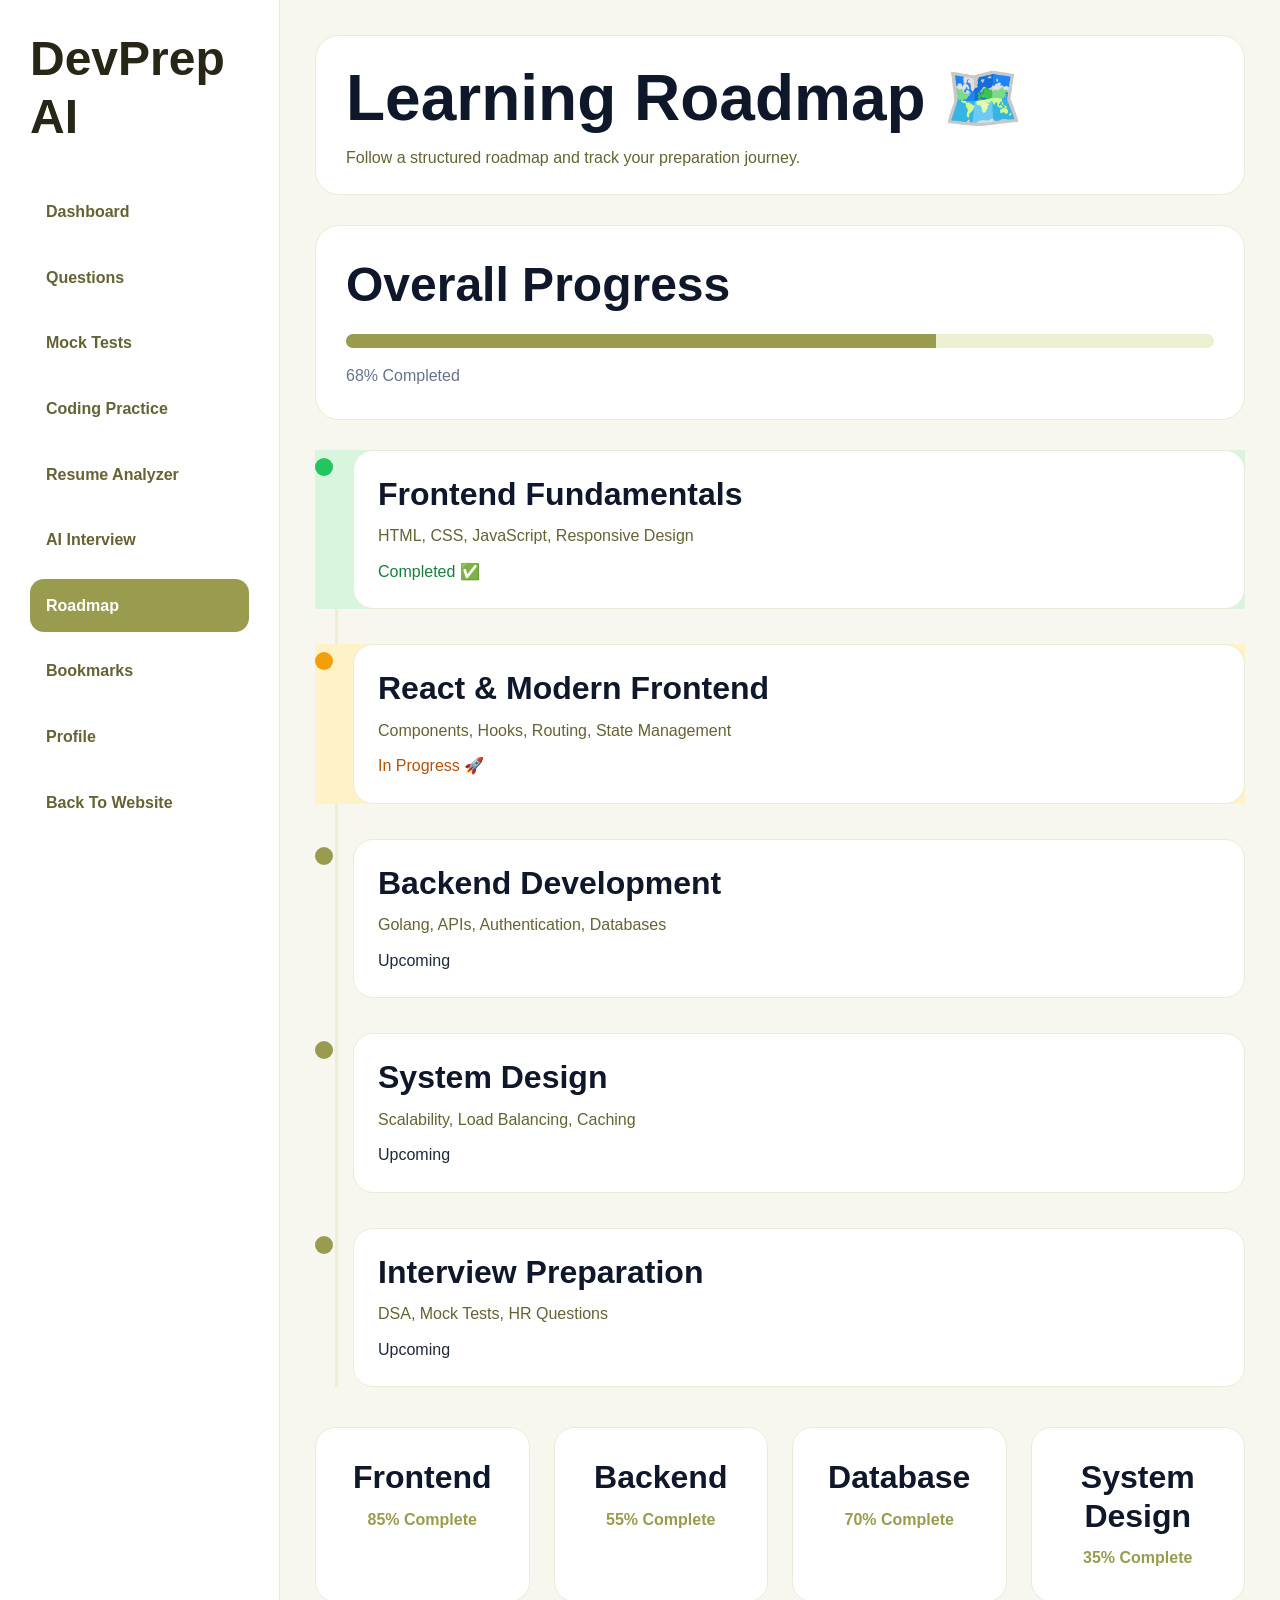
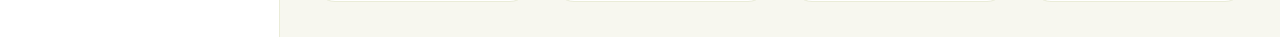
<file: pages/roadmap.html>
<!DOCTYPE html>
<html lang="en">

<head>

    <meta charset="UTF-8">

    <meta name="viewport"
          content="width=device-width, initial-scale=1.0">

    <title>Roadmap | DevPrep AI</title>

    <link rel="stylesheet"
          href="../assets/css/global.css">

    <link rel="stylesheet"
          href="../assets/css/dashboard.css">

    <link rel="stylesheet"
          href="../assets/css/roadmap.css">

</head>

<body>

<div class="dashboard-layout">

    <!-- SIDEBAR -->

    <aside class="sidebar">

        <div class="sidebar-logo">

            <h2>DevPrep AI</h2>

        </div>

        <nav class="sidebar-menu">

            <a href="dashboard.html">Dashboard</a>

            <a href="question-bank.html">Questions</a>

            <a href="mock-tests.html">Mock Tests</a>

            <a href="coding-practice.html">Coding Practice</a>

            <a href="resume-analyzer.html">Resume Analyzer</a>

            <a href="ai-interview.html">AI Interview</a>

            <a href="roadmap.html" class="active">
                Roadmap
            </a>

            <a href="#">Bookmarks</a>

            <a href="#">Profile</a>

            <a href="../index.html">
                Back To Website
            </a>

        </nav>

    </aside>

    <!-- MAIN -->

    <main class="dashboard-main">

        <header class="dashboard-header">

            <div>

                <h1>Learning Roadmap 🗺️</h1>

                <p>
                    Follow a structured roadmap and track your preparation journey.
                </p>

            </div>

        </header>

        <!-- Progress Overview -->

        <div class="roadmap-progress-card">

            <h2>Overall Progress</h2>

            <div class="roadmap-progress-bar">

                <div class="roadmap-progress-fill"></div>

            </div>

            <p>68% Completed</p>

        </div>

        <!-- Timeline -->

        <div class="roadmap-timeline">

            <div class="roadmap-item completed">

                <div class="roadmap-dot"></div>

                <div class="roadmap-content">

                    <h3>Frontend Fundamentals</h3>

                    <p>
                        HTML, CSS, JavaScript, Responsive Design
                    </p>

                    <span>Completed ✅</span>

                </div>

            </div>

            <div class="roadmap-item active">

                <div class="roadmap-dot"></div>

                <div class="roadmap-content">

                    <h3>React & Modern Frontend</h3>

                    <p>
                        Components, Hooks, Routing, State Management
                    </p>

                    <span>In Progress 🚀</span>

                </div>

            </div>

            <div class="roadmap-item">

                <div class="roadmap-dot"></div>

                <div class="roadmap-content">

                    <h3>Backend Development</h3>

                    <p>
                        Golang, APIs, Authentication, Databases
                    </p>

                    <span>Upcoming</span>

                </div>

            </div>

            <div class="roadmap-item">

                <div class="roadmap-dot"></div>

                <div class="roadmap-content">

                    <h3>System Design</h3>

                    <p>
                        Scalability, Load Balancing, Caching
                    </p>

                    <span>Upcoming</span>

                </div>

            </div>

            <div class="roadmap-item">

                <div class="roadmap-dot"></div>

                <div class="roadmap-content">

                    <h3>Interview Preparation</h3>

                    <p>
                        DSA, Mock Tests, HR Questions
                    </p>

                    <span>Upcoming</span>

                </div>

            </div>

        </div>

        <!-- Skill Cards -->

        <div class="skills-grid">

            <div class="skill-card">

                <h3>Frontend</h3>

                <p>85% Complete</p>

            </div>

            <div class="skill-card">

                <h3>Backend</h3>

                <p>55% Complete</p>

            </div>

            <div class="skill-card">

                <h3>Database</h3>

                <p>70% Complete</p>

            </div>

            <div class="skill-card">

                <h3>System Design</h3>

                <p>35% Complete</p>

            </div>

        </div>

    </main>

</div>

</body>

</html>
</file>
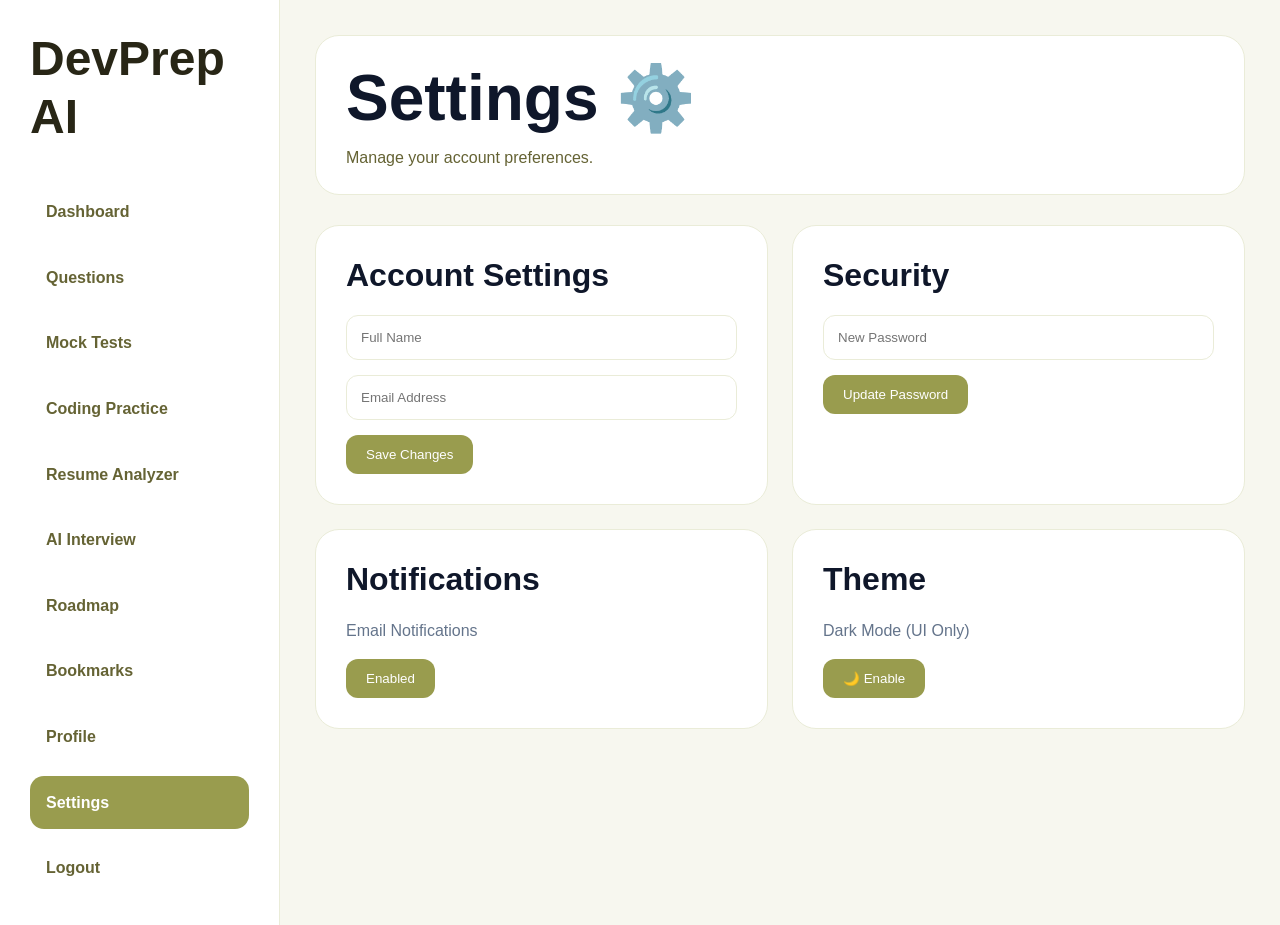
<file: pages/settings.html>
<!DOCTYPE html>
<html lang="en">

<head>

    <meta charset="UTF-8">

    <meta name="viewport" content="width=device-width, initial-scale=1.0">

    <title>Settings | DevPrep AI</title>

    <link rel="stylesheet" href="../assets/css/global.css">
    <link rel="stylesheet" href="../assets/css/dashboard.css">
    <link rel="stylesheet" href="../assets/css/settings.css">

</head>

<body>

<div class="dashboard-layout">

    <!-- Sidebar -->

    <aside class="sidebar">

        <div class="sidebar-logo">
            <h2>DevPrep AI</h2>
        </div>

        <nav class="sidebar-menu">

            <a href="dashboard.html">Dashboard</a>
            <a href="question-bank.html">Questions</a>
            <a href="mock-tests.html">Mock Tests</a>
            <a href="coding-practice.html">Coding Practice</a>
            <a href="resume-analyzer.html">Resume Analyzer</a>
            <a href="ai-interview.html">AI Interview</a>
            <a href="roadmap.html">Roadmap</a>
            <a href="bookmarks.html">Bookmarks</a>
            <a href="profile.html">Profile</a>

            <a href="settings.html" class="active">
                Settings
            </a>

            <a href="../index.html">
                Logout
            </a>

        </nav>

    </aside>

    <!-- Main -->

    <main class="dashboard-main">

        <header class="dashboard-header">

            <div>

                <h1>Settings ⚙️</h1>

                <p>
                    Manage your account preferences.
                </p>

            </div>

        </header>

        <section class="settings-grid">

            <div class="settings-card">

                <h3>Account Settings</h3>

                <input type="text" placeholder="Full Name">

                <input type="email" placeholder="Email Address">

                <button>
                    Save Changes
                </button>

            </div>

            <div class="settings-card">

                <h3>Security</h3>

                <input type="password" placeholder="New Password">

                <button>
                    Update Password
                </button>

            </div>

            <div class="settings-card">

                <h3>Notifications</h3>

                <p>Email Notifications</p>

                <button>
                    Enabled
                </button>

            </div>

            <div class="settings-card">

                <h3>Theme</h3>

                <p>Dark Mode (UI Only)</p>

                <button>
                    🌙 Enable
                </button>

            </div>

        </section>

    </main>

</div>

</body>

</html>
</file>
<file: assets/css/global.css>
/* =====================================================
   DEVPREP AI - GLOBAL CSS
   PART 1
   Foundation + Design System
===================================================== */

/* =====================================================
   CSS VARIABLES
===================================================== */

:root {

    /* Colors */
    --primary: #2563EB;
    --primary-hover: #1D4ED8;

    --secondary: #0F172A;

    --accent: #22C55E;
    --accent-hover: #16A34A;

    --background: #F8FAFC;
    --surface: #FFFFFF;

    --text-primary: #1E293B;
    --text-secondary: #64748B;
    --text-light: #94A3B8;

    --border-color: #E2E8F0;

    --success: #22C55E;
    --warning: #F59E0B;
    --danger: #EF4444;
    --info: #3B82F6;

    /* Shadows */
    --shadow-sm: 0 1px 2px rgba(0,0,0,0.05);

    --shadow-md: 0 4px 12px rgba(15,23,42,0.08);

    --shadow-lg: 0 10px 25px rgba(15,23,42,0.12);

    --shadow-xl: 0 20px 40px rgba(15,23,42,0.15);

    /* Radius */

    --radius-sm: 8px;
    --radius-md: 12px;
    --radius-lg: 16px;
    --radius-xl: 24px;

    /* Transition */

    --transition: all 0.3s ease;

    /* Layout */

    --container-width: 1440px;

    /* Spacing */

    --space-1: 4px;
    --space-2: 8px;
    --space-3: 12px;
    --space-4: 16px;
    --space-5: 24px;
    --space-6: 32px;
    --space-7: 48px;
    --space-8: 64px;
    --space-9: 96px;
}

/* =====================================================
   RESET
===================================================== */

*{
    margin:0;
    padding:0;
    box-sizing:border-box;
}

html{
    scroll-behavior:smooth;
}

body{
    font-family:
    "Inter",
    "Segoe UI",
    sans-serif;

    background:var(--background);

    color:var(--text-primary);

    line-height:1.6;

    overflow-x:hidden;
}

img{
    max-width:100%;
    display:block;
}

a{
    text-decoration:none;
    color:inherit;
}

ul{
    list-style:none;
}

button,
input,
textarea,
select{
    font-family:inherit;
}

/* =====================================================
   TYPOGRAPHY
===================================================== */

h1,h2,h3,h4,h5,h6{
    color:var(--secondary);
    font-weight:700;
    line-height:1.2;
}

h1{
    font-size:4rem;
}

h2{
    font-size:3rem;
}

h3{
    font-size:2rem;
}

h4{
    font-size:1.5rem;
}

p{
    color:var(--text-secondary);
}

.text-xs{
    font-size:0.75rem;
}

.text-sm{
    font-size:0.875rem;
}

.text-md{
    font-size:1rem;
}

.text-lg{
    font-size:1.125rem;
}

.text-xl{
    font-size:1.25rem;
}

.text-center{
    text-align:center;
}

.text-primary{
    color:var(--primary);
}

.text-success{
    color:var(--success);
}

.text-danger{
    color:var(--danger);
}

.text-muted{
    color:var(--text-secondary);
}

/* =====================================================
   CONTAINER SYSTEM
===================================================== */

.container{
    width:100%;
    max-width:var(--container-width);

    margin:auto;

    padding-left:24px;
    padding-right:24px;
}

.section{
    padding:96px 0;
}

.section-sm{
    padding:64px 0;
}

.section-lg{
    padding:120px 0;
}

/* =====================================================
   GRID SYSTEM
===================================================== */

.grid{
    display:grid;
}

.grid-2{
    display:grid;
    grid-template-columns:
    repeat(2,1fr);

    gap:24px;
}

.grid-3{
    display:grid;
    grid-template-columns:
    repeat(3,1fr);

    gap:24px;
}

.grid-4{
    display:grid;
    grid-template-columns:
    repeat(4,1fr);

    gap:24px;
}

/* =====================================================
   FLEX UTILITIES
===================================================== */

.flex{
    display:flex;
}

.flex-center{
    display:flex;
    align-items:center;
    justify-content:center;
}

.flex-between{
    display:flex;
    align-items:center;
    justify-content:space-between;
}

.flex-column{
    display:flex;
    flex-direction:column;
}

.align-center{
    align-items:center;
}

.justify-center{
    justify-content:center;
}

.gap-1{
    gap:8px;
}

.gap-2{
    gap:16px;
}

.gap-3{
    gap:24px;
}

.gap-4{
    gap:32px;
}

/* =====================================================
   SPACING UTILITIES
===================================================== */

.mt-1{
    margin-top:8px;
}

.mt-2{
    margin-top:16px;
}

.mt-3{
    margin-top:24px;
}

.mt-4{
    margin-top:32px;
}

.mt-5{
    margin-top:48px;
}

.mb-1{
    margin-bottom:8px;
}

.mb-2{
    margin-bottom:16px;
}

.mb-3{
    margin-bottom:24px;
}

.mb-4{
    margin-bottom:32px;
}

.mb-5{
    margin-bottom:48px;
}

/* =====================================================
   BACKGROUND HELPERS
===================================================== */

.bg-white{
    background:#fff;
}

.bg-primary{
    background:var(--primary);
}

.bg-secondary{
    background:var(--secondary);
}

.bg-light{
    background:var(--background);
}

/* =====================================================
   RESPONSIVE BREAKPOINTS
===================================================== */

/* Tablet */

@media (max-width:992px){

    h1{
        font-size:3rem;
    }

    h2{
        font-size:2.5rem;
    }

    .grid-4{
        grid-template-columns:
        repeat(2,1fr);
    }
}

/* Mobile */

@media (max-width:768px){

    h1{
        font-size:2.4rem;
    }

    h2{
        font-size:2rem;
    }

    h3{
        font-size:1.5rem;
    }

    .grid-2,
    .grid-3,
    .grid-4{
        grid-template-columns:1fr;
    }

    .container{
        padding-left:16px;
        padding-right:16px;
    }

    .section{
        padding:64px 0;
    }
}
</file>
<file: assets/css/landing.css>
/* ==========================================
   NAVBAR
========================================== */

.navbar {

    position: sticky;
    top: 0;
    z-index: 1000;

    background: rgba(247, 247, 239, 0.95);

    backdrop-filter: blur(12px);

    border-bottom: 1px solid #D9DBB4;
}

.nav-wrapper {

    height: 80px;

    display: flex;

    align-items: center;

    justify-content: space-between;
}

/* ==========================================
   LOGO
========================================== */

.logo {

    font-size: 1.8rem;

    font-weight: 800;

    color: #282616;
}

.logo span {

    color: #999C4E;
}

/* ==========================================
   MENU
========================================== */

.nav-menu {

    display: flex;

    align-items: center;

    gap: 32px;
}

.nav-menu a {

    font-size: 0.95rem;

    font-weight: 600;

    color: #656334;

    transition: 0.3s ease;
}

.nav-menu a:hover {

    color: #80803F;
}

/* ==========================================
   ACTION BUTTONS
========================================== */

.nav-actions {

    display: flex;

    align-items: center;

    gap: 16px;
}

.btn-login {

    color: #282616;

    font-weight: 600;
}

.btn-login:hover {

    color: #80803F;
}

.btn-signup {

    background: #999C4E;

    color: #FFFFFF;

    padding: 12px 22px;

    border-radius: 12px;

    font-weight: 600;

    transition: 0.3s ease;

    box-shadow: 0 6px 20px rgba(153, 156, 78, 0.25);
}

.btn-signup:hover {

    background: #80803F;

    transform: translateY(-2px);

    box-shadow: 0 10px 25px rgba(128, 128, 63, 0.35);
}

/* ==========================================
   MOBILE
========================================== */

@media (max-width: 768px) {

    .nav-menu {

        display: none;
    }

    .btn-login {

        display: none;
    }

    .nav-wrapper {

        height: 72px;
    }

    .logo {

        font-size: 1.5rem;
    }
}

.hero {

    padding: 100px 0;

    background:
        linear-gradient(180deg,
            #F7F7EF 0%,
            #EAECD8 100%);
}

/* ==========================================
   HERO SECTION
========================================== */

.hero {

    padding: 100px 0;

    background:
        linear-gradient(180deg,
            #F7F7EF 0%,
            #EAECD8 100%);
}

.hero-content {

    display: grid;

    grid-template-columns: 1.1fr 1fr;

    align-items: center;

    gap: 60px;
}

/* ==========================================
   LEFT
========================================== */

.hero-badge {

    display: inline-block;

    background: #EAECD8;

    color: #80803F;

    padding: 10px 18px;

    border-radius: 999px;

    font-size: 0.9rem;

    font-weight: 600;

    margin-bottom: 24px;

    border: 1px solid #D9DBB4;
}

.hero-left h1 {

    color: #282616;

    margin-bottom: 24px;

    max-width: 700px;

    line-height: 1.1;
}

.hero-left p {

    color: #656334;

    font-size: 1.15rem;

    max-width: 650px;

    margin-bottom: 32px;
}

/* ==========================================
   BUTTONS
========================================== */

.hero-buttons {

    display: flex;

    gap: 16px;

    margin-bottom: 40px;
}

.hero-btn-primary {

    background: #999C4E;

    color: #FFFFFF;

    padding: 14px 28px;

    border-radius: 12px;

    font-weight: 600;

    transition: 0.3s ease;

    box-shadow: 0 8px 20px rgba(153, 156, 78, 0.25);
}

.hero-btn-primary:hover {

    background: #80803F;

    transform: translateY(-3px);
}

.hero-btn-secondary {

    border: 1px solid #D9DBB4;

    background: #FFFFFF;

    color: #282616;

    padding: 14px 28px;

    border-radius: 12px;

    font-weight: 600;

    transition: 0.3s ease;
}

.hero-btn-secondary:hover {

    background: #F7F7EF;

    border-color: #999C4E;
}

/* ==========================================
   STATS
========================================== */

.hero-stats {

    display: flex;

    gap: 20px;
}

.stat-card {

    background: #FFFFFF;

    padding: 20px;

    border-radius: 16px;

    border: 1px solid #EAECD8;

    box-shadow: 0 10px 25px rgba(101, 99, 52, 0.08);

    min-width: 120px;
}

.stat-card h3 {

    color: #80803F;

    margin-bottom: 6px;
}

.stat-card span {

    color: #656334;

    font-size: 0.9rem;
}

/* ==========================================
   RIGHT SIDE
========================================== */

/* ==========================================
   HERO PREVIEW
========================================== */

.hero-preview {

    background: #FFFFFF;

    border: 1px solid #D9DBB4;

    border-radius: 32px;

    padding: 28px;

    box-shadow:
        0 30px 80px rgba(101, 99, 52, 0.12);
}

.preview-header {

    display: flex;

    justify-content: space-between;

    align-items: center;

    margin-bottom: 24px;

    font-weight: 700;

    color: #282616;
}

.preview-status {

    background: #EAECD8;

    color: #80803F;

    padding: 8px 14px;

    border-radius: 999px;

    font-size: 0.85rem;

    font-weight: 600;
}

.preview-grid {

    display: grid;

    grid-template-columns: repeat(2, 1fr);

    gap: 16px;
}

.preview-card {

    background: #F7F7EF;

    border: 1px solid #EAECD8;

    border-radius: 18px;

    padding: 20px;
}

.preview-card span {

    display: block;

    font-size: 0.85rem;

    color: #656334;

    margin-bottom: 10px;
}

.preview-card h3 {

    color: #282616;

    font-size: 2rem;

    margin: 0;
}

.preview-card.wide {

    grid-column: span 2;
}

.preview-progress {

    height: 12px;

    background: #D9DBB4;

    border-radius: 999px;

    overflow: hidden;

    margin-top: 12px;
}

.preview-progress-fill {

    width: 82%;

    height: 100%;

    background: #999C4E;
}

/* ==========================================
   MOBILE
========================================== */

@media (max-width: 768px) {

    .hero {

        padding: 70px 0;
    }

    .hero-content {

        grid-template-columns: 1fr;

        text-align: center;
    }

    .hero-buttons {

        justify-content: center;

        flex-wrap: wrap;
    }

    .hero-stats {

        flex-direction: column;
    }

    .hero-left p {

        margin-left: auto;
        margin-right: auto;
    }
}

/* ==========================================
   PRODUCT SHOWCASE
========================================== */

.product-showcase {

    padding: 80px 0;

    background: #F7F7EF;
}

.product-showcase .container {

    background: #FFFFFF;

    border: 1px solid #EAECD8;

    border-radius: 40px;

    padding: 80px;

    box-shadow:
        0 30px 80px rgba(101, 99, 52, 0.08);
}

/* ==========================================
   FEATURES SECTION
========================================== */

.section-header {

    text-align: center;

    max-width: 800px;

    margin: 0 auto 70px;
}

.section-tag {

    display: inline-block;

    background: #EAECD8;

    color: #80803F;

    padding: 10px 18px;

    border-radius: 999px;

    font-size: 0.85rem;

    font-weight: 700;

    margin-bottom: 18px;

    border: 1px solid #D9DBB4;
}

.section-header h2 {

    margin-bottom: 16px;

    color: #282616;
}

.section-header p {

    font-size: 1.1rem;

    color: #656334;
}

/* ==========================================
   FEATURES GRID
========================================== */

.features-grid {

    display: grid;

    grid-template-columns: repeat(3, 1fr);

    gap: 30px;
    padding-top: 0;
}

.feature-card {

    background: #FFFFFF;

    padding: 32px;

    border-radius: 20px;

    border: 1px solid #EAECD8;

    box-shadow: 0 10px 25px rgba(101, 99, 52, 0.08);

    transition: 0.3s ease;
}

.feature-card:hover {

    transform: translateY(-8px);

    border-color: #999C4E;

    box-shadow: 0 20px 40px rgba(101, 99, 52, 0.15);
}

.feature-icon {

    width: 70px;

    height: 70px;

    display: flex;

    align-items: center;

    justify-content: center;

    font-size: 2rem;

    background: #F7F7EF;

    border: 1px solid #D9DBB4;

    border-radius: 18px;

    margin-bottom: 24px;
}

.feature-card h3 {

    margin-bottom: 12px;

    color: #282616;
}

.feature-card p {

    font-size: 0.95rem;

    color: #656334;
}

/* ==========================================
   RESPONSIVE
========================================== */

@media (max-width: 992px) {

    .features-grid {

        grid-template-columns: repeat(2, 1fr);
    }
}

@media (max-width: 768px) {

    .features-grid {

        grid-template-columns: 1fr;
    }
}

/* ==========================================
   HOW IT WORKS
========================================== */

.how-it-works {

    background: transparent;
    padding-top: 30px;
}

.steps-grid {

    display: grid;

    grid-template-columns: repeat(4, 1fr);

    gap: 24px;
}

.step-card {

    position: relative;

    background: #FFFFFF;

    padding: 35px 28px;

    border-radius: 20px;

    border: 1px solid #EAECD8;

    box-shadow: 0 10px 25px rgba(101, 99, 52, 0.08);

    transition: 0.3s ease;

    overflow: hidden;
}

.step-card:hover {

    transform: translateY(-8px);

    border-color: #999C4E;

    box-shadow: 0 20px 40px rgba(101, 99, 52, 0.15);
}

.step-number {

    width: 70px;

    height: 70px;

    display: flex;

    align-items: center;

    justify-content: center;

    font-size: 1.4rem;

    font-weight: 800;

    color: #FFFFFF;

    background: #999C4E;

    border-radius: 18px;

    margin-bottom: 24px;
}

.step-card h3 {

    margin-bottom: 12px;

    color: #282616;
}

.step-card p {

    font-size: 0.95rem;

    color: #656334;
}

/* ==========================================
   TABLET
========================================== */

@media (max-width: 992px) {

    .steps-grid {

        grid-template-columns: repeat(2, 1fr);
    }
}

/* ==========================================
   MOBILE
========================================== */

@media (max-width: 768px) {

    .steps-grid {

        grid-template-columns: 1fr;
    }
}

/* ==========================================
   TOP COMPANIES
========================================== */

.companies {

    background: transparent;
    padding-top: 30px;
}

.companies-grid {

    display: grid;

    grid-template-columns: repeat(4, 1fr);

    gap: 24px;
}

.company-card {

    background: #FFFFFF;

    padding: 32px 24px;

    border-radius: 20px;

    text-align: center;

    border: 1px solid #EAECD8;

    box-shadow: 0 10px 25px rgba(101, 99, 52, 0.08);

    transition: 0.3s ease;
}

.company-card:hover {

    transform: translateY(-8px);

    border-color: #999C4E;

    box-shadow: 0 20px 40px rgba(101, 99, 52, 0.15);
}

.company-card h3 {

    font-size: 1.4rem;

    margin-bottom: 10px;

    color: #282616;
}

.company-card span {

    color: #656334;

    font-size: 0.9rem;
}

/* ==========================================
   RESPONSIVE
========================================== */

@media (max-width: 992px) {

    .companies-grid {

        grid-template-columns: repeat(2, 1fr);
    }
}

@media (max-width: 768px) {

    .companies-grid {

        grid-template-columns: 1fr;
    }
}

/* ==========================================
   TESTIMONIALS
========================================== */

.testimonials {

    background: #F7F7EF;
}
.testimonials-grid {

    display: grid;

    grid-template-columns: repeat(3, 1fr);

    gap: 40px;
}

.testimonial-card {

    background: #FFFFFF;

    padding: 40px;

    border-radius: 28px;

    border: 1px solid #EAECD8;

    box-shadow:
    0 20px 50px rgba(101,99,52,0.08);

    transition: 0.3s ease;

    position: relative;
}

.testimonial-card:hover {

    transform: translateY(-10px);

    border-color: #999C4E;

    box-shadow:
    0 30px 70px rgba(101,99,52,0.15);
}

.testimonial-rating {

    font-size: 1.3rem;

    margin-bottom: 24px;
}

.testimonial-text {

    font-size: 1rem;

    line-height: 1.9;

    color: #656334;

    margin-bottom: 32px;
}

.testimonial-user {

    display: flex;

    align-items: center;

    gap: 14px;
}

.user-avatar {

    width: 64px;

    height: 64px;

    border-radius: 50%;

    background:
    linear-gradient(
        135deg,
        #999C4E,
        #80803F
    );

    color: #FFFFFF;

    display: flex;

    align-items: center;

    justify-content: center;

    font-weight: 700;

    font-size: 1.1rem;
}

.testimonial-user h4 {

    margin-bottom: 4px;

    font-size: 1rem;

    color: #282616;
}

.testimonial-user span {

    color: #656334;

    font-size: 0.9rem;
}

/* ==========================================
   RESPONSIVE
========================================== */

@media (max-width: 992px) {

    .testimonials-grid {

        grid-template-columns: 1fr;
    }
}

/* ==========================================
   PRICING
========================================== */

.pricing {

    background: #FFFFFF;

    position: relative;
}

.pricing-grid {

    display: grid;

    grid-template-columns: repeat(3, 1fr);

    gap: 40px;

    align-items: stretch;

    margin-top: 60px;
}

.pricing-card {

    background: #FFFFFF;

    padding: 45px 35px;

    border-radius: 32px;

    border: 1px solid #EAECD8;

    position: relative;

    overflow: hidden;

    box-shadow:
    0 20px 50px rgba(101,99,52,0.08);

    transition: all 0.35s ease;
}

.pricing-card::before {

    content: "";

    position: absolute;

    top: 0;

    left: 0;

    width: 100%;

    height: 5px;

    background:
    linear-gradient(
        90deg,
        #999C4E,
        #B5B872
    );
}

.pricing-card:hover {

    transform: translateY(-12px);

    border-color: #999C4E;

    box-shadow:
    0 35px 80px rgba(101,99,52,0.15);
}

.popular {

    border: 2px solid #999C4E;

    transform: scale(1.06);

    box-shadow:
    0 35px 90px rgba(153,156,78,0.22);
}

.popular-badge {

    position: absolute;

    top: -14px;

    left: 50%;

    transform: translateX(-50%);

    background:
    linear-gradient(
        135deg,
        #999C4E,
        #80803F
    );

    color: #FFFFFF;

    padding: 10px 22px;

    border-radius: 999px;

    font-size: 0.8rem;

    font-weight: 700;

    letter-spacing: 0.5px;
}

.price {

    font-size: 4rem;

    font-weight: 800;

    color: #282616;

    margin: 30px 0 10px;
}

.price span {

    font-size: 1rem;

    color: #656334;

    font-weight: 500;
}

.pricing-features {

    margin-bottom: 30px;
}

.pricing-features li {

    margin-bottom: 16px;

    color: #656334;

    display: flex;

    align-items: center;

    gap: 10px;
}

.pricing-btn {

    display: block;

    text-align: center;

    padding: 16px;

    border-radius: 14px;

    border: 1px solid #D9DBB4;

    color: #282616;

    font-weight: 700;

    transition: 0.3s ease;
}

.pricing-btn:hover {

    background: #F7F7EF;
}

.pricing-btn-primary {

    background:
    linear-gradient(
        135deg,
        #999C4E,
        #80803F
    );

    color: #FFFFFF;

    border: none;
}

.pricing-btn-primary:hover {

    transform: translateY(-2px);
}

.pricing-btn-primary:hover {

    background: #80803F;
}

/* ==========================================
   RESPONSIVE
========================================== */

@media (max-width: 992px) {

    .pricing-grid {

        grid-template-columns: 1fr;
    }

    .popular {

        transform: none;
    }
}

/* ==========================================
   FAQ
========================================== */

.faq {

    background: #FFFFFF;
}

.faq-container {

    max-width: 900px;

    margin: 0 auto;
}

.faq-item {

    background: #FFFFFF;

    border: 1px solid #EAECD8;

    border-radius: 20px;

    margin-bottom: 20px;

    padding: 0 28px;

    overflow: hidden;

    box-shadow:
    0 15px 40px rgba(101,99,52,0.08);

    transition: 0.3s ease;
}

.faq-item:hover {

    border-color: #999C4E;

    transform: translateY(-2px);
}

.faq-item summary {

    list-style: none;

    cursor: pointer;

    padding: 28px 0;

    font-size: 1.05rem;

    font-weight: 700;

    color: #282616;

    position: relative;
}

.faq-item summary::-webkit-details-marker {

    display: none;
}

.faq-item summary::after {

    content: "+";

    position: absolute;

    right: 0;

    top: 50%;

    transform: translateY(-50%);

    font-size: 1.8rem;

    color: #999C4E;

    font-weight: 300;
}

.faq-item[open] summary::after {

    content: "−";
}

.faq-item p {

    padding-bottom: 28px;

    color: #656334;

    line-height: 1.8;
}
/* ==========================================
   CTA BANNER
========================================== */

.cta-section {

    padding: 100px 0;

    background: #F7F7EF;
}

.cta-banner {

    background:
        linear-gradient(135deg,
            #999C4E,
            #80803F);

    color: #FFFFFF;

    text-align: center;

    padding: 70px 40px;

    border-radius: 32px;

    box-shadow: 0 25px 50px rgba(101, 99, 52, 0.20);
}

.cta-banner h2 {

    color: #FFFFFF;

    margin-bottom: 20px;
}

.cta-banner p {

    color: rgba(255, 255, 255, 0.85);

    font-size: 1.1rem;

    max-width: 700px;

    margin: 0 auto 35px;
}

.cta-buttons {

    display: flex;

    justify-content: center;

    gap: 16px;

    flex-wrap: wrap;
}

.cta-primary-btn {

    background: #FFFFFF;

    color: #80803F;

    padding: 14px 30px;

    border-radius: 14px;

    font-weight: 700;

    transition: 0.3s ease;
}

.cta-primary-btn:hover {

    transform: translateY(-3px);

    background: #F7F7EF;
}

.cta-secondary-btn {

    border: 1px solid rgba(255, 255, 255, 0.35);

    color: #FFFFFF;

    padding: 14px 30px;

    border-radius: 14px;

    font-weight: 600;

    transition: 0.3s ease;
}

.cta-secondary-btn:hover {

    background: rgba(255, 255, 255, 0.10);
}

/* ==========================================
   MOBILE
========================================== */

@media (max-width:768px) {

    .cta-banner {

        padding: 50px 25px;
    }

    .cta-banner h2 {

        font-size: 2rem;
    }
}

/* ==========================================
   FOOTER
========================================== */

.footer {

    background: #282616;

    color: #FFFFFF;

    padding-top: 80px;
}

.footer-grid {

    display: grid;

    grid-template-columns: 2fr 1fr 1fr 1fr;

    gap: 40px;

    padding-bottom: 50px;
}

.footer-logo {

    color: #FFFFFF;

    margin-bottom: 20px;
}

.footer-logo span {

    color: #999C4E;
}

.footer-column p {

    color: rgba(255, 255, 255, 0.70);

    line-height: 1.8;
}

.footer-column h4 {

    color: #FFFFFF;

    margin-bottom: 20px;
}

.footer-column ul {

    display: flex;

    flex-direction: column;

    gap: 12px;
}

.footer-column a {

    color: rgba(255, 255, 255, 0.70);

    transition: 0.3s ease;
}

.footer-column a:hover {

    color: #B5B872;
}

.footer-bottom {

    border-top: 1px solid rgba(255, 255, 255, 0.10);

    text-align: center;

    padding: 25px 0;
}

.footer-bottom p {

    color: rgba(255, 255, 255, 0.60);
}

/* ==========================================
   MOBILE
========================================== */

@media (max-width:992px) {

    .footer-grid {

        grid-template-columns: 1fr 1fr;
    }
}

@media (max-width:768px) {

    .footer-grid {

        grid-template-columns: 1fr;
    }

    .footer {

        text-align: center;
    }
}
</file>
<file: assets/css/dashboard.css>
/* ==========================================
   DASHBOARD LAYOUT
========================================== */

.dashboard-layout {

    display: flex;

    min-height: 100vh;

    background: #F7F7EF;
}

/* ==========================================
   SIDEBAR
========================================== */

.sidebar {

    width: 280px;

    background: #FFFFFF;

    border-right: 1px solid #EAECD8;

    padding: 30px;

    display: flex;

    flex-direction: column;
}

.sidebar-logo {

    margin-bottom: 40px;
}

.sidebar-logo h2 {

    color: #282616;
}

.sidebar-menu {

    display: flex;

    flex-direction: column;

    gap: 12px;
}

.sidebar-menu a {

    padding: 14px 16px;

    border-radius: 14px;

    color: #656334;

    font-weight: 600;

    transition: 0.3s ease;
}

.sidebar-menu a:hover {

    background: #F7F7EF;
}

.sidebar-menu a.active {

    background: #999C4E;

    color: white;
}

/* ==========================================
   MAIN
========================================== */

.dashboard-main {

    flex: 1;

    padding: 35px;
}

/* ==========================================
   HEADER
========================================== */

.dashboard-header {

    background: white;

    border: 1px solid #EAECD8;

    border-radius: 24px;

    padding: 24px 30px;

    display: flex;

    justify-content: space-between;

    align-items: center;

    margin-bottom: 30px;
}

.dashboard-header p {

    margin-top: 8px;

    color: #656334;
}

.profile-mini {

    width: 52px;

    height: 52px;

    border-radius: 50%;

    background: #999C4E;

    color: white;

    display: flex;

    align-items: center;

    justify-content: center;

    font-weight: 700;
}

/* ==========================================
   CONTENT
========================================== */

.dashboard-content {

    background: white;

    border: 1px solid #EAECD8;

    border-radius: 24px;

    min-height: 500px;

    padding: 30px;
}

/* ==========================================
   RESPONSIVE
========================================== */

@media (max-width: 992px) {

    .sidebar {

        display: none;
    }

    .dashboard-main {

        padding: 20px;
    }
}

.header-actions{

    display:flex;

    align-items:center;

    gap:16px;
}

.back-btn{

    background:#FFFFFF;

    border:1px solid #D9DBB4;

    padding:10px 18px;

    border-radius:12px;

    color:#656334;

    font-weight:600;

    transition:0.3s ease;
}

.back-btn:hover{

    background:#F7F7EF;

    transform:translateY(-2px);
}

/* ==========================================
   STATS CARDS
========================================== */

.stats-grid{

    display:grid;

    grid-template-columns:repeat(4,1fr);

    gap:24px;

    margin-bottom:30px;
}

.stat-widget{

    background:#FFFFFF;

    border:1px solid #EAECD8;

    border-radius:20px;

    padding:24px;

    display:flex;

    align-items:center;

    gap:18px;

    transition:0.3s ease;
}

.stat-widget:hover{

    transform:translateY(-6px);

    box-shadow:0 12px 30px rgba(0,0,0,0.08);
}

.stat-icon{

    width:60px;

    height:60px;

    border-radius:16px;

    background:#D9DBB4;

    display:flex;

    align-items:center;

    justify-content:center;

    font-size:1.5rem;
}

.stat-info h3{

    margin-bottom:6px;

    color:#282616;
}

.stat-info span{

    color:#656334;

    font-size:0.9rem;
}

/* ==========================================
   RESPONSIVE
========================================== */

@media(max-width:1200px){

    .stats-grid{

        grid-template-columns:repeat(2,1fr);
    }
}

@media(max-width:768px){

    .stats-grid{

        grid-template-columns:1fr;
    }
}

/* ==========================================
   ANALYTICS
========================================== */

.analytics-grid{

    display:grid;

    grid-template-columns:2fr 1fr;

    gap:24px;

    margin-bottom:30px;
}

.analytics-card{

    background:#FFFFFF;

    border:1px solid #EAECD8;

    border-radius:24px;

    padding:28px;
}

.card-header{

    display:flex;

    justify-content:space-between;

    align-items:center;

    margin-bottom:30px;
}

.card-header span{

    color:#656334;

    font-size:0.9rem;
}

/* ==========================================
   CHART
========================================== */

.chart-placeholder{

    height:280px;

    display:flex;

    align-items:flex-end;

    justify-content:space-between;

    gap:16px;
}

.bar{

    flex:1;

    border-radius:14px 14px 0 0;

    background:linear-gradient(
        180deg,
        #B5B872,
        #80803F
    );
}

.bar-1{height:45%;}
.bar-2{height:70%;}
.bar-3{height:55%;}
.bar-4{height:90%;}
.bar-5{height:75%;}
.bar-6{height:100%;}

/* ==========================================
   PROGRESS
========================================== */

.progress-item{

    margin-bottom:24px;
}

.progress-item span{

    display:block;

    margin-bottom:10px;

    font-weight:600;
}

.progress-track{

    height:12px;

    background:#EAECD8;

    border-radius:999px;

    overflow:hidden;
}

.progress-fill{

    height:100%;

    border-radius:999px;

    background:#999C4E;
}

.p1{width:90%;}
.p2{width:80%;}
.p3{width:65%;}
.p4{width:55%;}

/* ==========================================
   RESPONSIVE
========================================== */

@media(max-width:992px){

    .analytics-grid{

        grid-template-columns:1fr;
    }
}

/* ==========================================
   RECENT ACTIVITY
========================================== */

.activity-card{

    background:#FFFFFF;

    border:1px solid #EAECD8;

    border-radius:24px;

    padding:28px;

    margin-bottom:30px;
}

.activity-list{

    display:flex;

    flex-direction:column;

    gap:18px;
}

.activity-item{

    display:flex;

    align-items:center;

    justify-content:space-between;

    padding:18px;

    border-radius:18px;

    background:#F7F7EF;

    transition:0.3s ease;
}

.activity-item:hover{

    transform:translateX(5px);
}

.activity-icon{

    width:55px;

    height:55px;

    border-radius:14px;

    background:#D9DBB4;

    display:flex;

    align-items:center;

    justify-content:center;

    font-size:1.3rem;
}

.activity-info{

    flex:1;

    margin-left:18px;
}

.activity-info h4{

    margin-bottom:6px;

    color:#282616;
}

.activity-info p{

    color:#656334;

    font-size:0.9rem;
}

.activity-time{

    font-size:0.85rem;

    color:#80803F;

    font-weight:600;
}

/* ==========================================
   MOBILE
========================================== */

@media(max-width:768px){

    .activity-item{

        flex-direction:column;

        align-items:flex-start;

        gap:12px;
    }

    .activity-info{

        margin-left:0;
    }
}

/* ==========================================
   STUDY PLAN
========================================== */

.study-plan-card{

    background:#FFFFFF;

    border:1px solid #EAECD8;

    border-radius:24px;

    padding:28px;
}

.study-plan-list{

    display:flex;

    flex-direction:column;

    gap:18px;
}

.study-plan-item{

    display:flex;

    align-items:center;

    justify-content:space-between;

    padding:18px;

    border-radius:18px;

    background:#F7F7EF;

    transition:0.3s ease;
}

.study-plan-item:hover{

    transform:translateX(5px);
}

.plan-day{

    width:60px;

    height:60px;

    border-radius:16px;

    background:#999C4E;

    color:white;

    display:flex;

    align-items:center;

    justify-content:center;

    font-weight:700;
}

.plan-content{

    flex:1;

    margin-left:20px;
}

.plan-content h4{

    margin-bottom:6px;

    color:#282616;
}

.plan-content p{

    color:#656334;

    font-size:0.9rem;
}

.plan-status{

    padding:8px 14px;

    border-radius:999px;

    font-size:0.85rem;

    font-weight:600;
}

.completed{

    background:#D9F5DD;

    color:#15803D;
}

.active{

    background:#FEF3C7;

    color:#B45309;
}

.pending{

    background:#ECECEC;

    color:#656565;
}

/* ==========================================
   MOBILE
========================================== */

@media(max-width:768px){

    .study-plan-item{

        flex-direction:column;

        align-items:flex-start;

        gap:12px;
    }

    .plan-content{

        margin-left:0;
    }
}

.theme-toggle{

    width:50px;

    height:50px;

    border:none;

    border-radius:50%;

    background:#ECEFD0;

    cursor:pointer;

    font-size:1.2rem;
}
</file>
<file: assets/css/ai-interview.css>
/* ==========================================
   AI INTERVIEW
========================================== */

.setup-card,
.ai-card,
.history-card {

    background: white;

    border: 1px solid #EAECD8;

    border-radius: 24px;

    padding: 30px;

    margin-bottom: 30px;
}

/* ==========================================
   SETUP
========================================== */

.setup-grid {

    display: grid;

    grid-template-columns: repeat(2,1fr);

    gap: 20px;

    margin: 25px 0;
}

.setup-grid label {

    display: block;

    margin-bottom: 10px;

    font-weight: 600;
}

.setup-grid select {

    width: 100%;

    padding: 14px;

    border: 1px solid #EAECD8;

    border-radius: 12px;
}

.start-interview-btn {

    background: #999C4E;

    color: white;

    border: none;

    padding: 15px 30px;

    border-radius: 14px;

    cursor: pointer;

    font-weight: 600;
}

/* ==========================================
   AI CARD
========================================== */

.ai-card {

    text-align: center;
}

.ai-avatar {

    width: 100px;

    height: 100px;

    background: #ECEFD0;

    border-radius: 50%;

    display: flex;

    align-items: center;

    justify-content: center;

    font-size: 3rem;

    margin: 0 auto 20px;
}

.ai-card p {

    color: #656334;

    margin-top: 15px;

    line-height: 1.8;
}

/* ==========================================
   ANALYTICS
========================================== */

.analytics-grid-ai {

    display: grid;

    grid-template-columns: repeat(3,1fr);

    gap: 24px;

    margin-bottom: 30px;
}

.analytics-card-ai {

    background: white;

    border: 1px solid #EAECD8;

    border-radius: 24px;

    padding: 30px;

    text-align: center;
}

.score-circle {

    width: 90px;

    height: 90px;

    margin: 20px auto 0;

    background: #999C4E;

    color: white;

    border-radius: 50%;

    display: flex;

    align-items: center;

    justify-content: center;

    font-weight: 700;
}

/* ==========================================
   HISTORY
========================================== */

.history-item {

    display: flex;

    justify-content: space-between;

    padding: 16px 0;

    border-bottom: 1px solid #ECEFD0;
}

.history-item:last-child {

    border-bottom: none;
}

.history-item strong {

    color: #999C4E;
}

/* ==========================================
   MOBILE
========================================== */

@media(max-width:768px){

    .setup-grid{

        grid-template-columns:1fr;
    }

    .analytics-grid-ai{

        grid-template-columns:1fr;
    }

}
</file>
<file: assets/css/bookmarks.css>
/* ==========================================
   BOOKMARKS
========================================== */

.bookmark-filters {

    display: flex;

    gap: 15px;

    margin-bottom: 30px;

    flex-wrap: wrap;
}

.bookmark-filters button {

    padding: 12px 22px;

    border: 1px solid #EAECD8;

    background: white;

    border-radius: 12px;

    cursor: pointer;

    font-weight: 600;

    transition: 0.3s;
}

.bookmark-filters button.active {

    background: #999C4E;

    color: white;

    border-color: #999C4E;
}

.bookmarks-grid {

    display: grid;

    grid-template-columns: repeat(2, 1fr);

    gap: 24px;
}

.bookmark-card {

    background: white;

    border: 1px solid #EAECD8;

    border-radius: 24px;

    padding: 28px;

    transition: 0.3s;
}

.bookmark-card:hover {

    transform: translateY(-6px);

    box-shadow: 0 12px 25px rgba(0,0,0,0.06);
}

.bookmark-type {

    display: inline-block;

    background: #ECEFD0;

    color: #656334;

    padding: 8px 14px;

    border-radius: 999px;

    font-size: 0.8rem;

    font-weight: 600;

    margin-bottom: 15px;
}

.bookmark-card h3 {

    margin-bottom: 12px;
}

.bookmark-card p {

    color: #6b7280;

    line-height: 1.7;

    margin-bottom: 20px;
}

.bookmark-card a {

    color: #999C4E;

    font-weight: 600;
}

/* ==========================================
   MOBILE
========================================== */

@media(max-width:768px){

    .bookmarks-grid{

        grid-template-columns:1fr;
    }

}
</file>
<file: assets/css/coding-practice.css>
/* ==========================================
   CODING PRACTICE PAGE
========================================== */

.coding-stats {

    display: grid;

    grid-template-columns: repeat(4, 1fr);

    gap: 24px;

    margin-top: 30px;

    margin-bottom: 40px;
}

.coding-stats .stat-card {

    background: #ffffff;

    padding: 28px;

    border-radius: 20px;

    border: 1px solid #e7e5d8;

    box-shadow: 0 10px 25px rgba(0,0,0,0.05);

    transition: 0.3s ease;
}

.coding-stats .stat-card:hover {

    transform: translateY(-5px);
}

.coding-stats h3 {

    font-size: 2rem;

    color: #A3A04B;

    margin-bottom: 8px;
}

.coding-stats p {

    color: #6b7280;

    font-size: 0.95rem;
}

/* ==========================================
   SECTION TOP
========================================== */

.coding-section {

    background: #ffffff;

    padding: 30px;

    border-radius: 24px;

    border: 1px solid #e7e5d8;

    margin-bottom: 35px;
}

.section-top {

    display: flex;

    justify-content: space-between;

    align-items: center;

    margin-bottom: 30px;
}

.section-top h2 {

    font-size: 1.8rem;

    color: #111827;
}

.section-top input {

    width: 320px;

    padding: 14px 18px;

    border-radius: 12px;

    border: 1px solid #dcd8c5;

    outline: none;

    font-size: 0.95rem;
}

.section-top input:focus {

    border-color: #A3A04B;
}

/* ==========================================
   CHALLENGE GRID
========================================== */

.challenge-grid {

    display: grid;

    grid-template-columns: repeat(3, 1fr);

    gap: 24px;
}

.challenge-card {

    background: #fafaf8;

    border: 1px solid #ece8d9;

    border-radius: 22px;

    padding: 24px;

    transition: 0.3s ease;
}

.challenge-card:hover {

    transform: translateY(-6px);

    box-shadow: 0 15px 35px rgba(0,0,0,0.08);
}

.challenge-card h3 {

    font-size: 1.4rem;

    margin-bottom: 12px;

    color: #111827;
}

.challenge-card p {

    color: #6b7280;

    line-height: 1.7;

    margin-bottom: 25px;
}

/* ==========================================
   TAGS
========================================== */

.challenge-tags {

    display: flex;

    gap: 10px;

    margin-bottom: 18px;

    flex-wrap: wrap;
}

.challenge-tags span {

    padding: 8px 14px;

    border-radius: 999px;

    font-size: 0.8rem;

    font-weight: 600;
}

.easy {

    background: #dcfce7;

    color: #166534;
}

.medium {

    background: #fef3c7;

    color: #92400e;
}

.hard {

    background: #fee2e2;

    color: #991b1b;
}

/* ==========================================
   CARD FOOTER
========================================== */

.challenge-footer {

    display: flex;

    justify-content: space-between;

    align-items: center;
}

.challenge-footer span {

    font-size: 0.85rem;

    color: #6b7280;
}

.challenge-footer a {

    background: #A3A04B;

    color: white;

    padding: 10px 18px;

    border-radius: 10px;

    text-decoration: none;

    font-weight: 600;

    transition: 0.3s ease;
}

.challenge-footer a:hover {

    background: #8C893E;
}

/* ==========================================
   PROGRESS SECTION
========================================== */

.progress-section {

    display: grid;

    grid-template-columns: 2fr 1fr;

    gap: 24px;
}

.progress-card,
.leaderboard-card {

    background: #ffffff;

    padding: 30px;

    border-radius: 24px;

    border: 1px solid #e7e5d8;

    box-shadow: 0 10px 25px rgba(0,0,0,0.04);
}

.progress-card h2,
.leaderboard-card h2 {

    margin-bottom: 22px;

    color: #111827;
}

/* ==========================================
   PROGRESS BAR
========================================== */

.progress-bar {

    width: 100%;

    height: 14px;

    background: #ececec;

    border-radius: 999px;

    overflow: hidden;

    margin-bottom: 15px;
}

.progress-fill {

    width: 72%;

    height: 100%;

    background: linear-gradient(
        90deg,
        #A3A04B,
        #C2BF67
    );
}

/* ==========================================
   LEADERBOARD
========================================== */

.leaderboard-card ul {

    display: flex;

    flex-direction: column;

    gap: 16px;
}

.leaderboard-card li {

    display: flex;

    justify-content: space-between;

    align-items: center;

    padding: 14px 0;

    border-bottom: 1px solid #ece8d9;
}

.leaderboard-card li:last-child {

    border-bottom: none;
}

.leaderboard-card strong {

    color: #A3A04B;
}

/* ==========================================
   RESPONSIVE
========================================== */

@media (max-width: 1200px) {

    .challenge-grid {

        grid-template-columns: repeat(2, 1fr);
    }

    .coding-stats {

        grid-template-columns: repeat(2, 1fr);
    }
}

@media (max-width: 768px) {

    .coding-stats {

        grid-template-columns: 1fr;
    }

    .challenge-grid {

        grid-template-columns: 1fr;
    }

    .progress-section {

        grid-template-columns: 1fr;
    }

    .section-top {

        flex-direction: column;

        gap: 15px;

        align-items: stretch;
    }

    .section-top input {

        width: 100%;
    }
}
</file>
<file: assets/css/mock-tests.css>
/* ==========================================
   MOCK TEST PAGE
========================================== */

.mock-tests-page{

    display:flex;

    flex-direction:column;

    gap:30px;
}

/* ==========================================
   STATS
========================================== */

.mock-stats{

    display:grid;

    grid-template-columns:repeat(4,1fr);

    gap:20px;
}

/* ==========================================
   TESTS GRID
========================================== */

.tests-grid{

    display:grid;

    grid-template-columns:repeat(2,1fr);

    gap:24px;
}

.test-card{

    background:#FFFFFF;

    border:1px solid #EAECD8;

    border-radius:24px;

    padding:28px;

    transition:0.3s ease;
}

.test-card:hover{

    transform:translateY(-5px);
}

.test-badge{

    display:inline-block;

    background:#ECEFD0;

    color:#6B6F2B;

    padding:8px 14px;

    border-radius:999px;

    font-size:0.85rem;

    font-weight:600;

    margin-bottom:16px;
}

.test-card h3{

    margin-bottom:10px;

    color:#282616;
}

.test-card p{

    margin-bottom:24px;

    color:#656334;
}

.start-btn{

    display:inline-block;

    background:#999C4E;

    color:white;

    padding:12px 24px;

    border-radius:12px;

    font-weight:600;
}

/* ==========================================
   RESULTS
========================================== */

.results-card{

    background:#FFFFFF;

    border:1px solid #EAECD8;

    border-radius:24px;

    padding:30px;
}

.results-card h2{

    margin-bottom:25px;
}

.result-item{

    display:flex;

    justify-content:space-between;

    align-items:center;

    padding:18px 0;

    border-bottom:1px solid #ECECEC;
}

.result-item:last-child{

    border-bottom:none;
}

.result-item strong{

    color:#999C4E;
}

/* ==========================================
   MOBILE
========================================== */

@media(max-width:992px){

    .mock-stats{

        grid-template-columns:repeat(2,1fr);
    }

    .tests-grid{

        grid-template-columns:1fr;
    }
}

@media(max-width:768px){

    .mock-stats{

        grid-template-columns:1fr;
    }
}
</file>
<file: assets/css/profile.css>
.profile-hero{

    background:#fff;

    border:1px solid #EAECD8;

    border-radius:24px;

    padding:40px;

    display:flex;

    align-items:center;

    gap:25px;

    margin-bottom:30px;
}

.profile-avatar{

    width:100px;

    height:100px;

    border-radius:50%;

    background:#999C4E;

    color:white;

    display:flex;

    align-items:center;

    justify-content:center;

    font-size:2rem;

    font-weight:700;
}

.plan-badge{

    display:inline-block;

    margin-top:10px;

    background:#ECEFD0;

    color:#656334;

    padding:8px 16px;

    border-radius:999px;

    font-weight:600;
}

.profile-stats{

    display:grid;

    grid-template-columns:repeat(4,1fr);

    gap:24px;

    margin-bottom:30px;
}

.profile-grid{

    display:grid;

    grid-template-columns:1fr 1fr;

    gap:24px;

    margin-bottom:30px;
}

.profile-card{

    background:#fff;

    border:1px solid #EAECD8;

    border-radius:24px;

    padding:30px;

    margin-bottom:30px;
}

.profile-card h3{

    margin-bottom:20px;
}

.info-row{

    display:flex;

    justify-content:space-between;

    padding:14px 0;

    border-bottom:1px solid #ECEFD0;
}

.subscription-box button{

    margin-top:20px;

    background:#999C4E;

    color:white;

    border:none;

    padding:12px 24px;

    border-radius:12px;

    cursor:pointer;
}

.skill{

    margin-bottom:20px;
}

.bar{

    margin-top:10px;

    height:12px;

    background:#ECEFD0;

    border-radius:999px;

    overflow:hidden;
}

.bar div{

    height:100%;

    background:#999C4E;
}

.achievement-grid{

    display:grid;

    grid-template-columns:repeat(2,1fr);

    gap:20px;
}

.achievement{

    background:#F8F8F3;

    border:1px solid #EAECD8;

    padding:20px;

    border-radius:16px;

    text-align:center;

    font-weight:600;
}

@media(max-width:768px){

    .profile-stats,
    .profile-grid,
    .achievement-grid{

        grid-template-columns:1fr;
    }

    .profile-hero{

        flex-direction:column;

        text-align:center;
    }
}
</file>
<file: assets/css/question-bank.css>
/* ==========================================
   QUESTION BANK
========================================== */

.question-bank{

    background:#FFFFFF;

    border:1px solid #EAECD8;

    border-radius:24px;

    padding:30px;
}

/* ==========================================
   SEARCH
========================================== */

.search-section{

    margin-bottom:24px;
}

.search-section input{

    width:100%;

    height:58px;

    border:1px solid #D9DBB4;

    border-radius:16px;

    padding:0 20px;

    font-size:1rem;

    background:#F7F7EF;

    outline:none;

    transition:0.3s ease;
}

.search-section input:focus{

    border-color:#999C4E;

    background:#FFFFFF;
}

/* ==========================================
   FILTERS
========================================== */

.filters{

    display:grid;

    grid-template-columns:repeat(3,1fr);

    gap:18px;

    margin-bottom:30px;
}

.filters select{

    height:55px;

    border:1px solid #D9DBB4;

    border-radius:14px;

    padding:0 16px;

    background:#F7F7EF;

    color:#282616;

    font-weight:500;

    outline:none;
}

/* ==========================================
   QUESTION LIST
========================================== */

.questions-list{

    display:flex;

    flex-direction:column;

    gap:20px;
}

/* ==========================================
   QUESTION CARD
========================================== */

.question-card{

    background:#FFFFFF;

    border:1px solid #EAECD8;

    border-radius:22px;

    padding:24px;

    transition:0.3s ease;
}

.question-card:hover{

    transform:translateY(-4px);

    box-shadow:0 12px 30px rgba(0,0,0,0.08);
}

.question-card h3{

    margin:18px 0;

    color:#282616;

    font-size:1.2rem;
}

/* ==========================================
   TAGS
========================================== */

.question-tags{

    display:flex;

    flex-wrap:wrap;

    gap:10px;
}

.question-tags span{

    padding:8px 14px;

    border-radius:999px;

    font-size:0.85rem;

    font-weight:600;
}

.company{

    background:#ECEFD0;

    color:#6B6F2B;
}

.topic{

    background:#E8F3E8;

    color:#2E7D32;
}

.medium{

    background:#FEF3C7;

    color:#B45309;
}

.hard{

    background:#FEE2E2;

    color:#DC2626;
}

.easy{

    background:#DCFCE7;

    color:#15803D;
}

/* ==========================================
   ACTIONS
========================================== */

.question-actions{

    display:flex;

    justify-content:space-between;

    align-items:center;

    margin-top:20px;
}

.question-actions button{

    border:none;

    background:#F7F7EF;

    padding:12px 18px;

    border-radius:12px;

    cursor:pointer;

    font-weight:600;

    transition:0.3s ease;
}

.question-actions button:hover{

    background:#ECEFD0;
}

.view-btn{

    background:#999C4E !important;

    color:white;
}

.view-btn:hover{

    background:#80803F !important;
}

/* ==========================================
   PAGINATION
========================================== */

.pagination{

    display:flex;

    justify-content:center;

    gap:12px;

    margin-top:35px;
}

.pagination button{

    width:46px;

    height:46px;

    border:none;

    border-radius:12px;

    background:#F7F7EF;

    cursor:pointer;

    font-weight:600;

    transition:0.3s ease;
}

.pagination button:hover{

    background:#999C4E;

    color:white;
}

/* ==========================================
   RESPONSIVE
========================================== */

@media(max-width:768px){

    .filters{

        grid-template-columns:1fr;
    }

    .question-actions{

        flex-direction:column;

        align-items:stretch;

        gap:12px;
    }

    .pagination{

        flex-wrap:wrap;
    }
}
</file>
<file: assets/css/resume-analyzer.css>
/* ==========================================
   RESUME ANALYZER
========================================== */

.upload-card,
.suggestions-card,
.history-card {

    background: #FFFFFF;

    border: 1px solid #EAECD8;

    border-radius: 24px;

    padding: 30px;

    margin-bottom: 30px;
}

.upload-card h2,
.suggestions-card h2,
.history-card h2 {

    margin-bottom: 12px;
}

.upload-card p {

    margin-bottom: 20px;

    color: #656334;
}

.upload-card input {

    width: 100%;

    margin-bottom: 20px;
}

.upload-card button {

    background: #999C4E;

    color: white;

    border: none;

    padding: 14px 24px;

    border-radius: 12px;

    cursor: pointer;
}

/* ==========================================
   SCORE GRID
========================================== */

.score-grid {

    display: grid;

    grid-template-columns: repeat(3,1fr);

    gap: 24px;

    margin-bottom: 30px;
}

.score-card {

    background: white;

    border: 1px solid #EAECD8;

    border-radius: 24px;

    padding: 30px;

    text-align: center;
}

.score-value {

    font-size: 2rem;

    font-weight: 700;

    color: #999C4E;

    margin-top: 15px;
}

/* ==========================================
   SUGGESTIONS
========================================== */

.suggestions-card ul {

    padding-left: 20px;
}

.suggestions-card li {

    margin-bottom: 12px;

    color: #656334;
}

/* ==========================================
   HISTORY
========================================== */

.history-item {

    display: flex;

    justify-content: space-between;

    padding: 16px 0;

    border-bottom: 1px solid #ECEFD0;
}

.history-item:last-child {

    border-bottom: none;
}

.history-item strong {

    color: #999C4E;
}

/* ==========================================
   RESPONSIVE
========================================== */

@media(max-width:768px){

    .score-grid{

        grid-template-columns:1fr;
    }

}
</file>
<file: assets/css/roadmap.css>
/* ==========================================
   ROADMAP
========================================== */

.roadmap-progress-card {

    background: white;

    border: 1px solid #EAECD8;

    border-radius: 24px;

    padding: 30px;

    margin-bottom: 30px;
}

.roadmap-progress-card h2 {

    margin-bottom: 20px;
}

.roadmap-progress-bar {

    height: 14px;

    background: #ECEFD0;

    border-radius: 999px;

    overflow: hidden;

    margin-bottom: 15px;
}

.roadmap-progress-fill {

    width: 68%;

    height: 100%;

    background: #999C4E;
}

/* ==========================================
   TIMELINE
========================================== */

.roadmap-timeline {

    position: relative;

    margin-bottom: 40px;
}

.roadmap-timeline::before {

    content: "";

    position: absolute;

    left: 20px;

    top: 0;

    width: 3px;

    height: 100%;

    background: #ECEFD0;
}

.roadmap-item {

    display: flex;

    gap: 20px;

    margin-bottom: 35px;

    position: relative;
}

.roadmap-dot {

    width: 18px;

    height: 18px;

    border-radius: 50%;

    background: #999C4E;

    margin-top: 8px;

    z-index: 1;
}

.roadmap-content {

    background: white;

    border: 1px solid #EAECD8;

    border-radius: 20px;

    padding: 24px;

    flex: 1;
}

.roadmap-content h3 {

    margin-bottom: 10px;
}

.roadmap-content p {

    color: #656334;

    margin-bottom: 10px;
}

.completed .roadmap-dot {

    background: #22C55E;
}

.active .roadmap-dot {

    background: #F59E0B;
}

/* ==========================================
   SKILLS
========================================== */

.skills-grid {

    display: grid;

    grid-template-columns: repeat(4,1fr);

    gap: 24px;
}

.skill-card {

    background: white;

    border: 1px solid #EAECD8;

    border-radius: 20px;

    padding: 30px;

    text-align: center;
}

.skill-card h3 {

    margin-bottom: 10px;
}

.skill-card p {

    color: #999C4E;

    font-weight: 600;
}

/* ==========================================
   MOBILE
========================================== */

@media(max-width:992px){

    .skills-grid{

        grid-template-columns: repeat(2,1fr);
    }
}

@media(max-width:768px){

    .skills-grid{

        grid-template-columns:1fr;
    }
}
</file>
<file: assets/css/settings.css>
.settings-grid{

    display:grid;

    grid-template-columns:repeat(2,1fr);

    gap:24px;
}

.settings-card{

    background:#ffffff;

    border:1px solid #EAECD8;

    border-radius:24px;

    padding:30px;
}

.settings-card h3{

    margin-bottom:20px;
}

.settings-card input{

    width:100%;

    padding:14px;

    border:1px solid #EAECD8;

    border-radius:12px;

    margin-bottom:15px;
}

.settings-card button{

    background:#999C4E;

    color:white;

    border:none;

    padding:12px 20px;

    border-radius:12px;

    cursor:pointer;
}

.settings-card p{

    margin-bottom:15px;
}

@media(max-width:768px){

    .settings-grid{

        grid-template-columns:1fr;
    }
}
</file>
